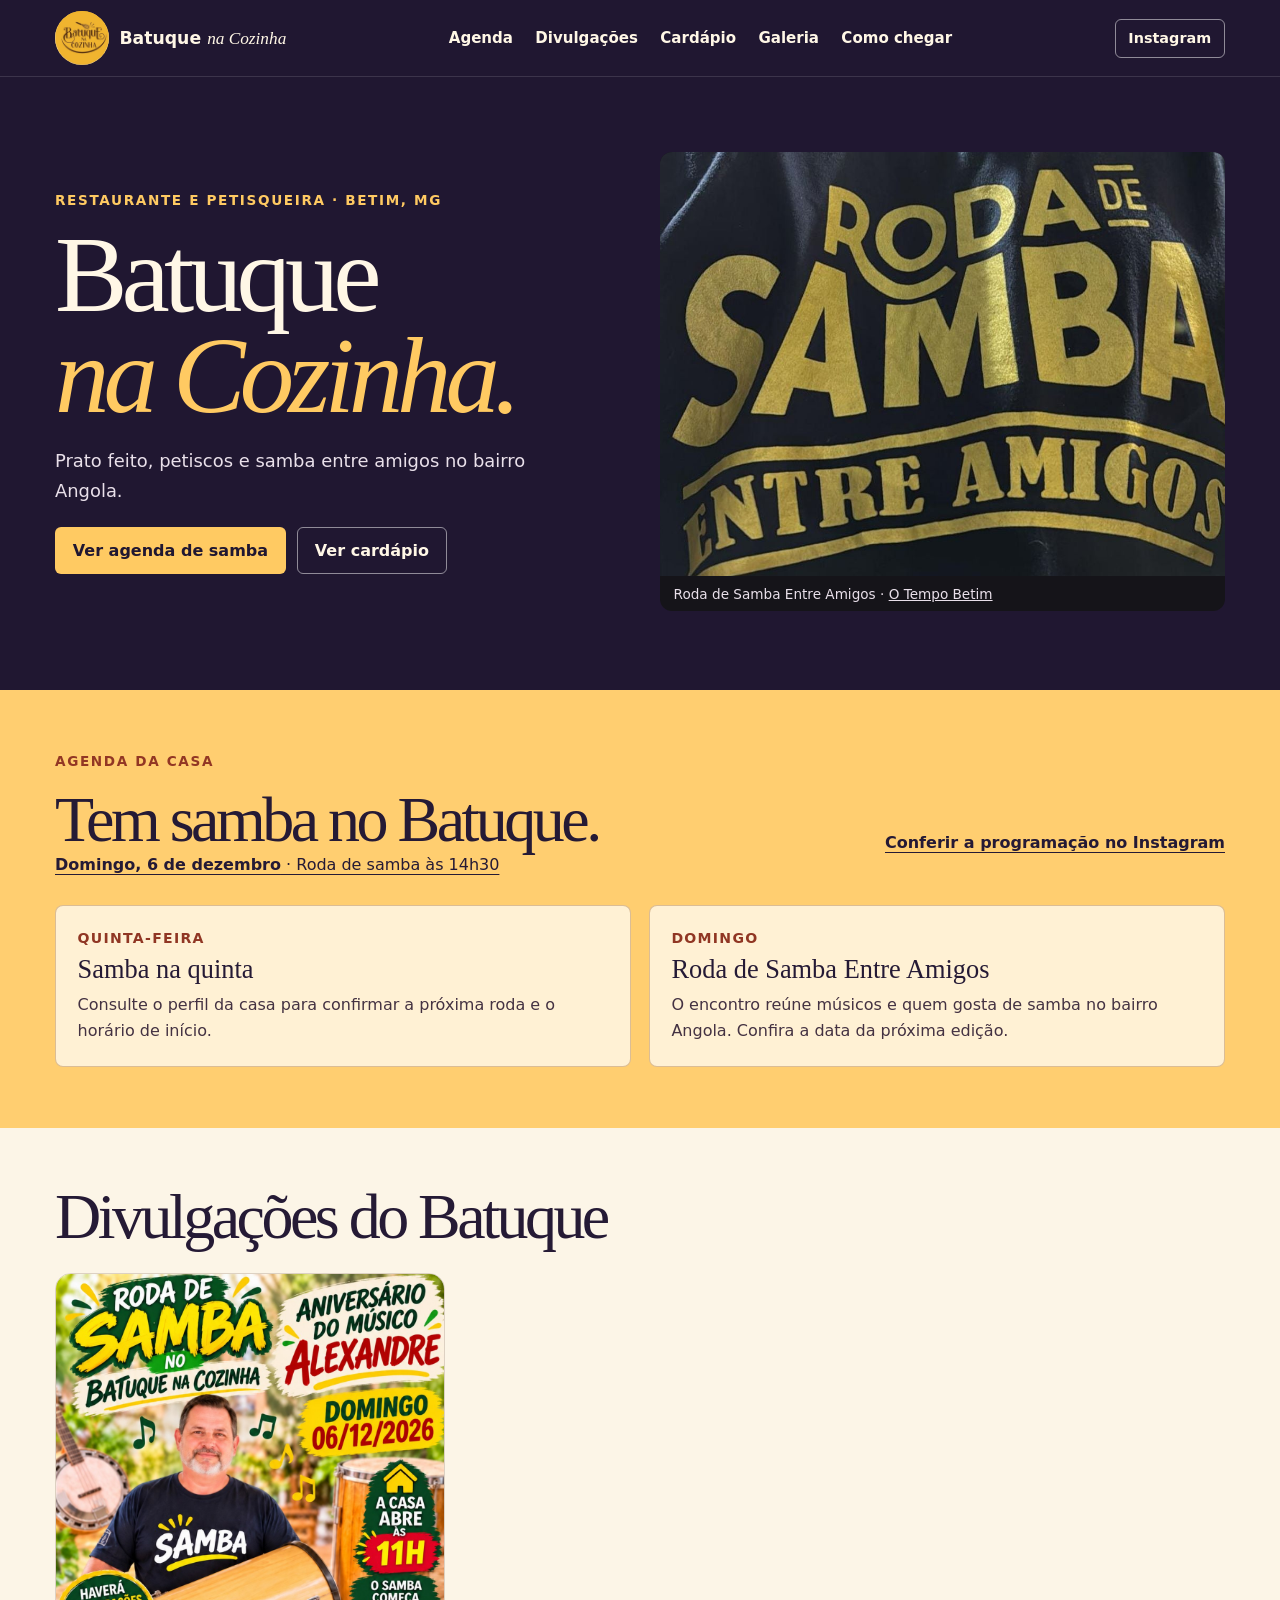
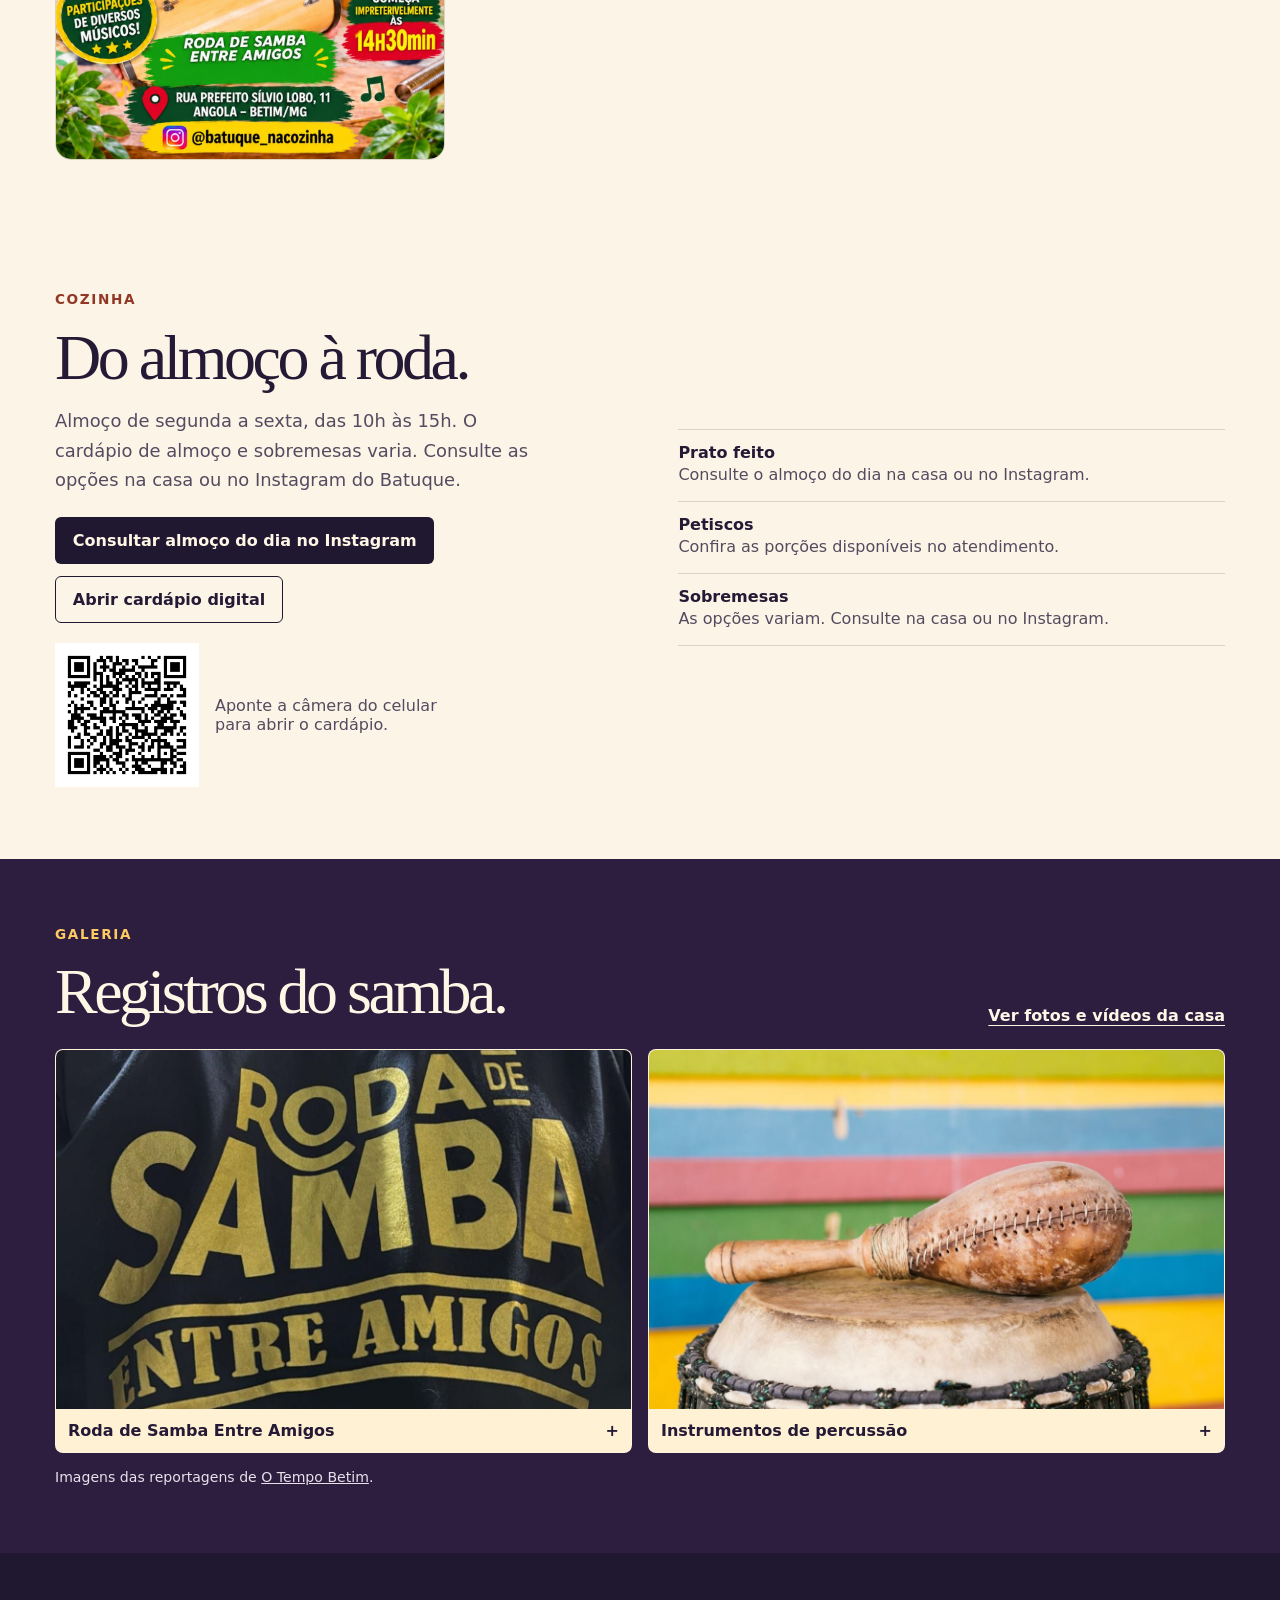
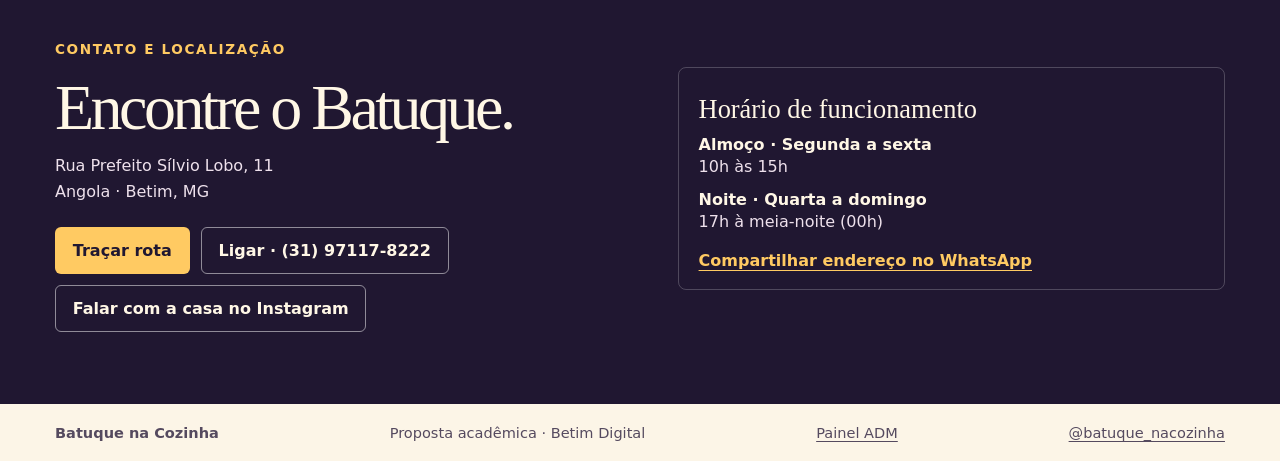
<file: index.html>
<!doctype html>
<html lang="pt-BR"><head><meta charset="utf-8"><meta name="viewport" content="width=device-width,initial-scale=1"><meta name="robots" content="noindex"><meta name="description" content="Batuque na Cozinha, restaurante e petisqueira no bairro Angola, em Betim. Conheça a roda de samba e veja como chegar."><title>Batuque na Cozinha | Samba e petiscos em Betim</title><link rel="stylesheet" href="styles.css"><script src="site.js" defer></script><script src="divulgacoes.js" defer></script></head>
<body>
<a class="skip" href="#conteudo">Ir para o conteúdo</a>
<header><div class="shell nav">
<a href="#inicio" class="brand"><span class="emblem"><img src="assets/logo-batuque.png" width="720" height="1600" alt=""></span><span>Batuque <i>na Cozinha</i></span></a>
<nav aria-label="Menu principal"><a href="#agenda">Agenda</a><a href="#divulgacoes">Divulgações</a><a href="cardapio.html">Cardápio</a><a href="#galeria">Galeria</a><a href="#visita">Como chegar</a></nav>
<a class="btn outlined header-instagram" href="https://www.instagram.com/batuque_nacozinha/">Instagram</a>
</div></header>
<main id="conteudo">
<section class="hero" id="inicio"><div class="shell hero-grid">
<div class="hero-copy"><p class="eyebrow">Restaurante e petisqueira · Betim, MG</p><h1>Batuque <em>na Cozinha.</em></h1><p class="lead">Prato feito, petiscos e samba entre amigos no bairro Angola.</p>
<div class="actions"><a class="btn primary" href="#agenda">Ver agenda de samba</a><a class="btn outlined" href="cardapio.html">Ver cardápio</a></div></div>
<figure class="hero-figure"><img src="assets/roda-0.jpg" width="1200" height="800" alt="Camiseta da Roda de Samba Entre Amigos com letras douradas" fetchpriority="high"><figcaption>Roda de Samba Entre Amigos · <a href="https://www.otempobetim.com.br/cultura/2026/8/27/roda-de-samba-entre-amigos-acontece-neste-domingo-em-betim.amp">O Tempo Betim</a></figcaption></figure>
</div></section>
<section class="agenda" id="agenda"><div class="shell">
<div class="section-head"><div><p class="eyebrow">Agenda da casa</p><h2>Tem samba no Batuque.</h2></div><a class="under" href="https://www.instagram.com/batuque_nacozinha/">Conferir a programação no Instagram</a></div>
<p class="next-event"><a href="#divulgacoes"><strong>Domingo, 6 de dezembro</strong> · Roda de samba às 14h30</a></p><div class="days"><article><span class="day">Quinta-feira</span><h3>Samba na quinta</h3><p>Consulte o perfil da casa para confirmar a próxima roda e o horário de início.</p></article><article><span class="day">Domingo</span><h3>Roda de Samba Entre Amigos</h3><p>O encontro reúne músicos e quem gosta de samba no bairro Angola. Confira a data da próxima edição.</p></article></div>
</div></section>
<section class="shell divulgacoes" id="divulgacoes" aria-labelledby="divulgacoes-titulo">
  <h2 id="divulgacoes-titulo">Divulgações do Batuque</h2>
  <div id="feed" class="feed">
    <article><a href="assets/samba-06-12.jpg"><img src="assets/samba-06-12.jpg" width="1080" height="1350" loading="lazy" alt="Cartaz da roda de samba e aniversário do Alexandre em 6 de dezembro de 2026. A casa abre às 11h e a roda começa às 14h30."></a></article>
  </div>
</section>
<section class="shell kitchen" id="cozinha">
  <div>
    <p class="eyebrow">Cozinha</p><h2>Do almoço à roda.</h2>
    <p class="lead">Almoço de segunda a sexta, das 10h às 15h. O cardápio de almoço e sobremesas varia. Consulte as opções na casa ou no Instagram do Batuque.</p>
    <div class="actions">
      <a class="btn dark" href="https://www.instagram.com/batuque_nacozinha/">Consultar almoço do dia no Instagram</a>
      <a class="btn menu-outline" href="cardapio.html">Abrir cardápio digital</a>
      </div>
      <figure class="cardapio-qr">
        <a href="cardapio.html"><img src="assets/qr-cardapio.png" width="720" height="720" alt="QR Code para abrir o cardápio digital" loading="lazy"></a>
        <figcaption>Aponte a câmera do celular para abrir o cardápio.</figcaption>
      </figure>
  </div>
  <dl class="menu-list"><div><dt>Prato feito</dt><dd>Consulte o almoço do dia na casa ou no Instagram.</dd></div><div><dt>Petiscos</dt><dd>Confira as porções disponíveis no atendimento.</dd></div><div><dt>Sobremesas</dt><dd>As opções variam. Consulte na casa ou no Instagram.</dd></div></dl>
</section>
<section class="gallery" id="galeria"><div class="shell"><div class="section-head"><div><p class="eyebrow">Galeria</p><h2>Registros do samba.</h2></div><a class="under" href="https://www.instagram.com/batuque_nacozinha/">Ver fotos e vídeos da casa</a></div>
<div class="photo-grid">
<button type="button" class="photo" data-caption="Roda de Samba Entre Amigos"><img src="assets/roda-0.jpg" width="1200" height="800" loading="lazy" alt="Estampa dourada da Roda de Samba Entre Amigos"><span>Roda de Samba Entre Amigos <b aria-hidden="true">+</b></span></button>
<button type="button" class="photo" data-caption="Instrumentos de percussão"><img src="assets/roda-1.jpg" width="1200" height="800" loading="lazy" alt="Instrumentos de percussão sobre fundo de madeira colorida"><span>Instrumentos de percussão <b aria-hidden="true">+</b></span></button>
</div><p class="credit">Imagens das reportagens de <a href="https://www.otempobetim.com.br/cultura/2025/10/2/roda-de-samba-entre-amigos-anima-domingo-no-bairro-angola">O Tempo Betim</a>.</p>
</div></section>
<section class="visit" id="visita"><div class="shell visit-grid"><div><p class="eyebrow">Contato e localização</p><h2>Encontre o Batuque.</h2><p>Rua Prefeito Sílvio Lobo, 11<br>Angola · Betim, MG</p><div class="actions"><a class="btn primary" href="https://www.google.com/maps/dir/?api=1&amp;destination=Rua+Prefeito+S%C3%ADlvio+Lobo+11%2C+Angola%2C+Betim+MG">Traçar rota</a><a class="btn outlined" href="tel:+5531971178222">Ligar · (31) 97117-8222</a><a class="btn outlined" href="https://www.instagram.com/batuque_nacozinha/">Falar com a casa no Instagram</a></div></div>
<div class="visit-info" id="horarios"><h3>Horário de funcionamento</h3>
<dl class="opening-hours">
            <div><dt>Almoço · Segunda a sexta</dt><dd><time datetime="10:00">10h</time> às <time datetime="15:00">15h</time></dd></div>
            <div><dt>Noite · Quarta a domingo</dt><dd><time datetime="17:00">17h</time> à <time datetime="00:00">meia-noite (00h)</time></dd></div>
          </dl>
<a class="under" href="https://wa.me/?text=Batuque%20na%20Cozinha%20%E2%80%94%20Rua%20Prefeito%20S%C3%ADlvio%20Lobo%2C%2011%2C%20Angola%2C%20Betim%2FMG">Compartilhar endereço no WhatsApp</a></div></div></section>
</main>
<footer><div class="shell footer"><strong>Batuque na Cozinha</strong><span>Proposta acadêmica · Betim Digital</span><a href="admin.html">Painel ADM</a><a href="https://www.instagram.com/batuque_nacozinha/">@batuque_nacozinha</a></div></footer>
<dialog id="foto" aria-labelledby="legenda"><div class="dialog-head"><strong id="legenda"></strong><form method="dialog"><button class="btn dark">Fechar</button></form></div><img id="foto-ampliada" alt=""></dialog>
</body></html>
</file>
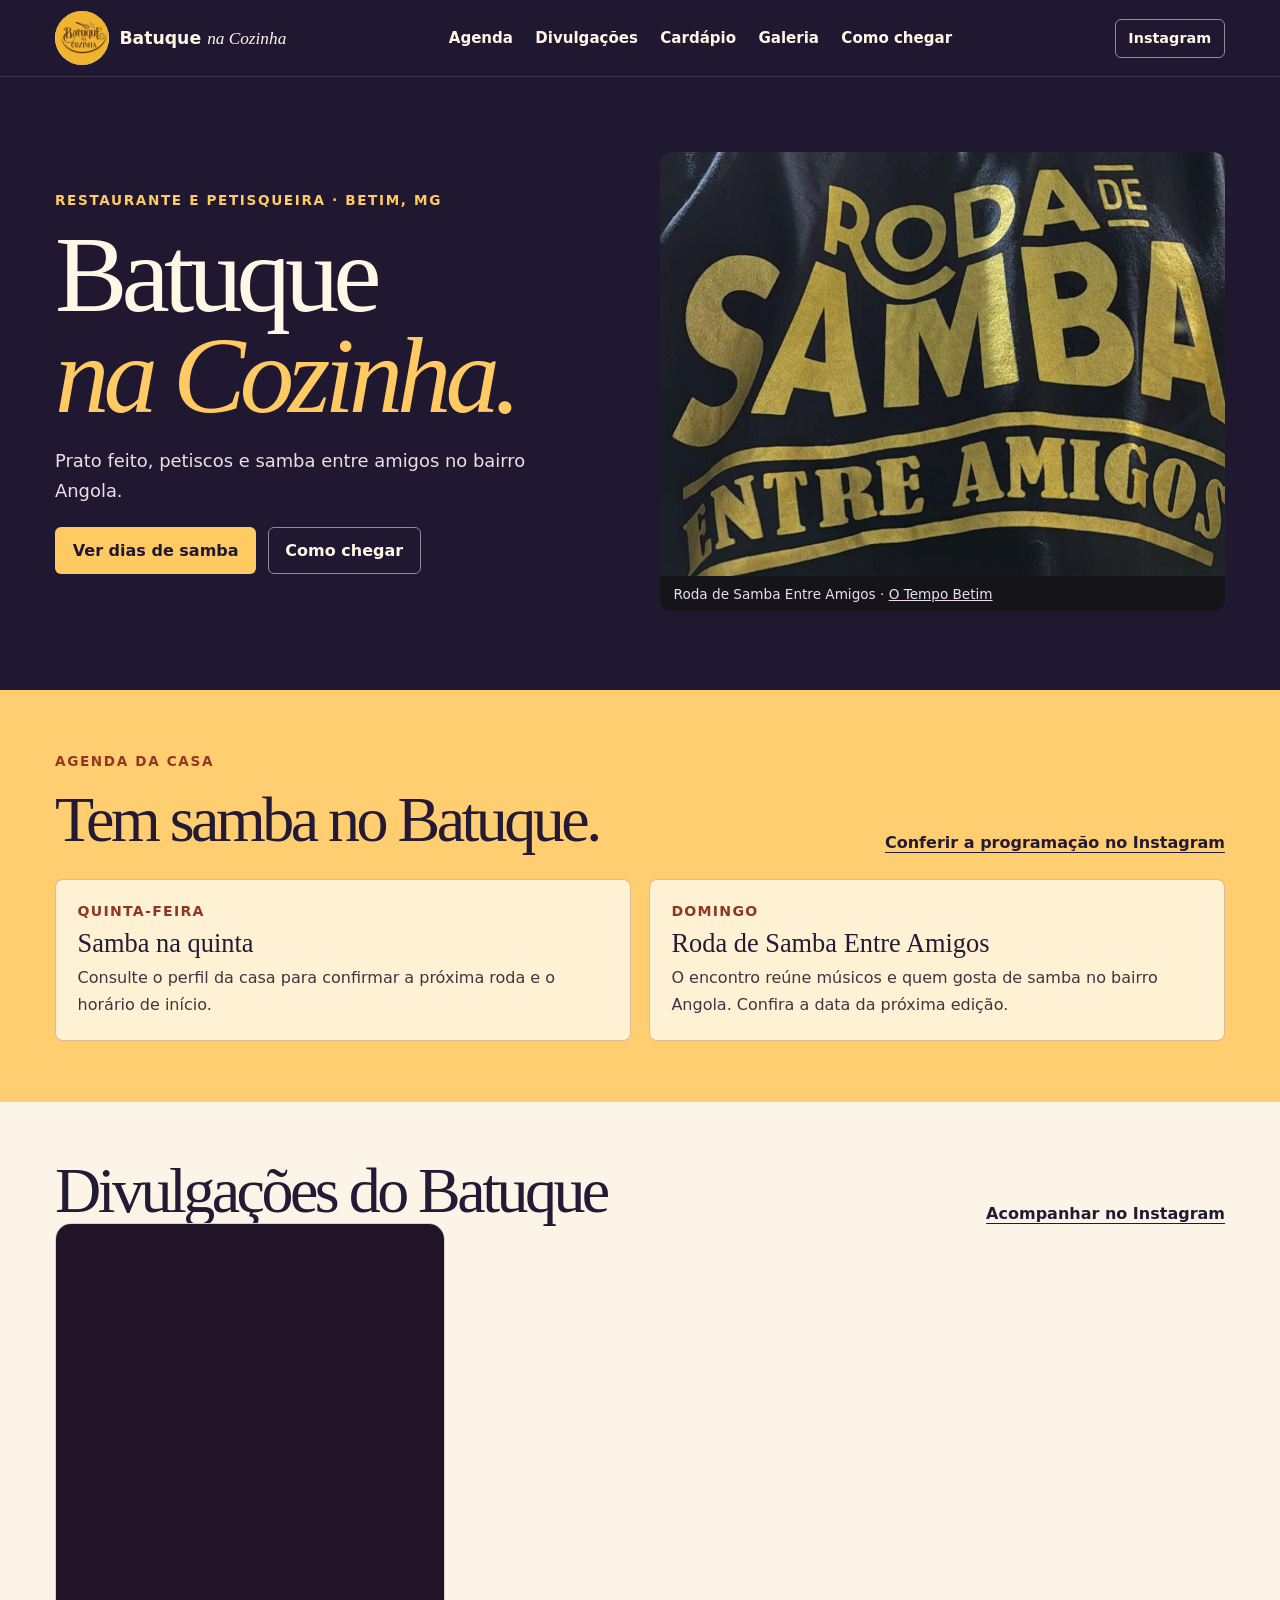
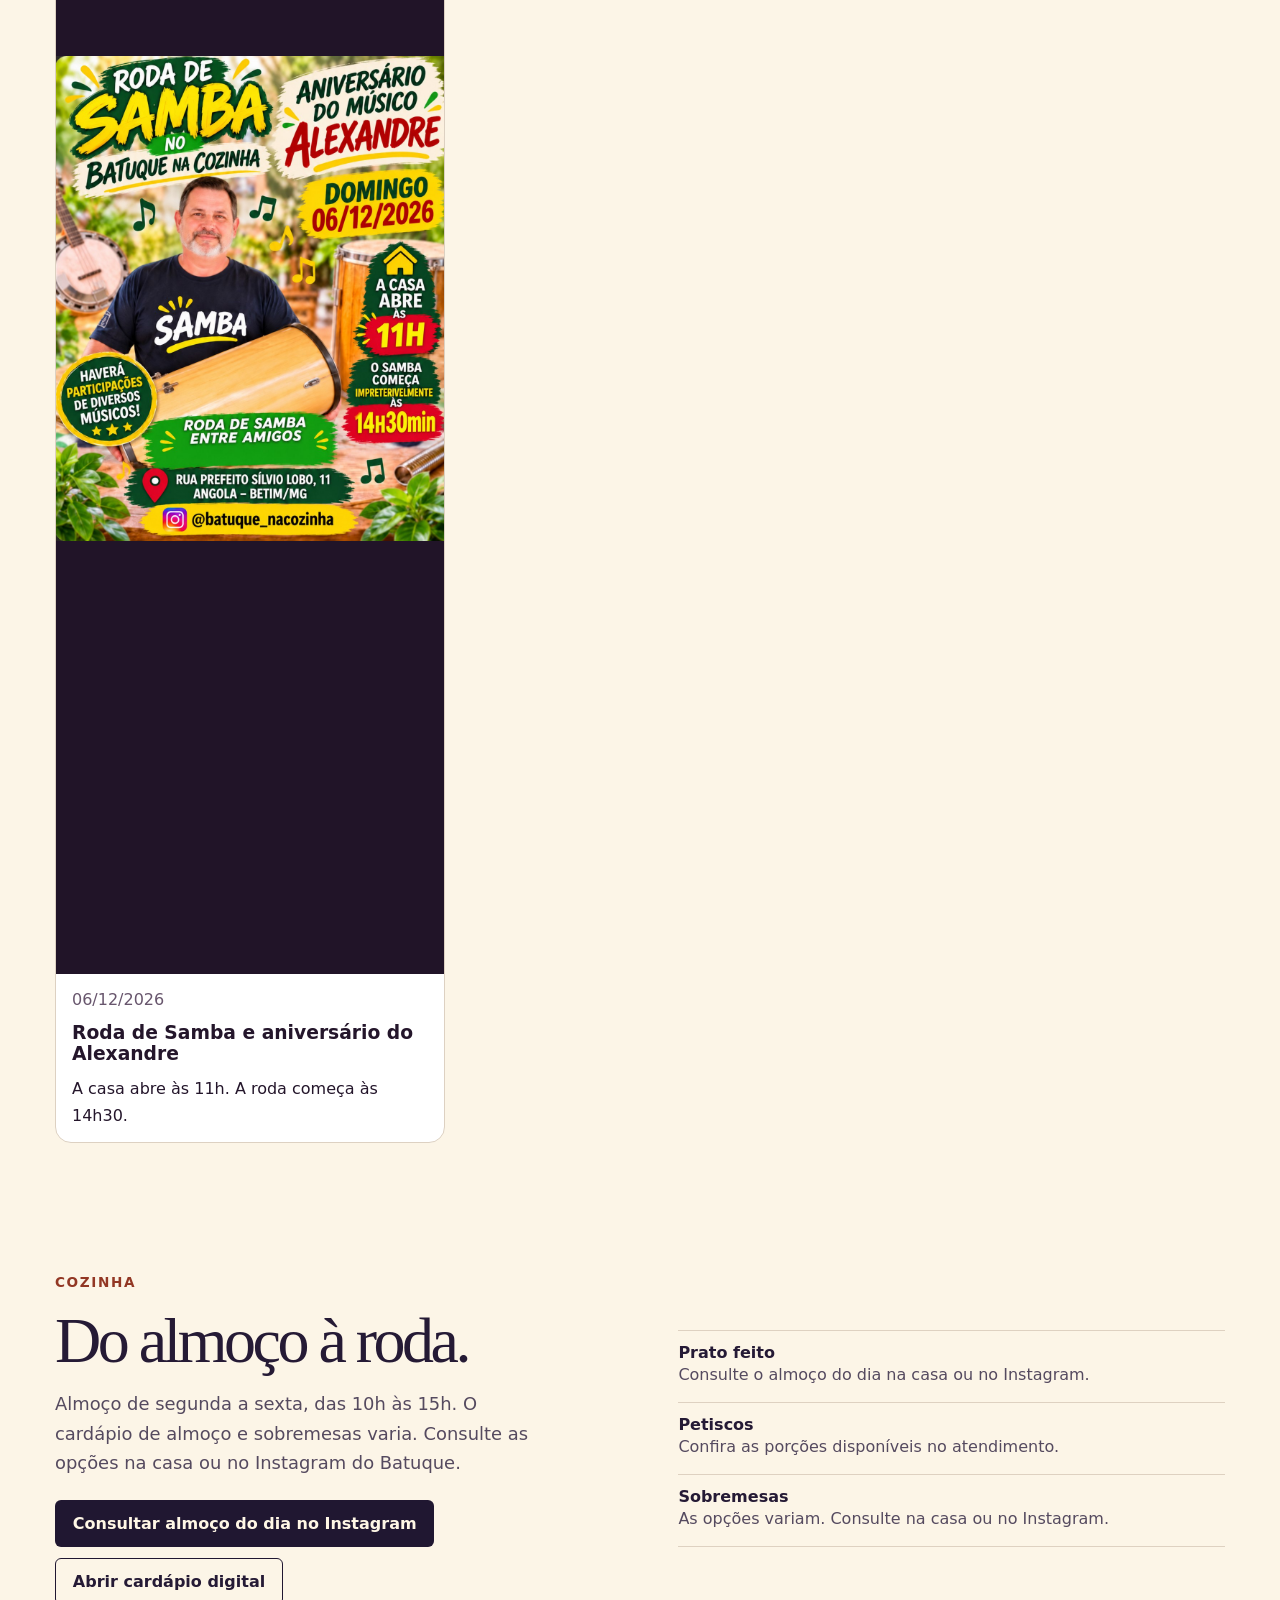
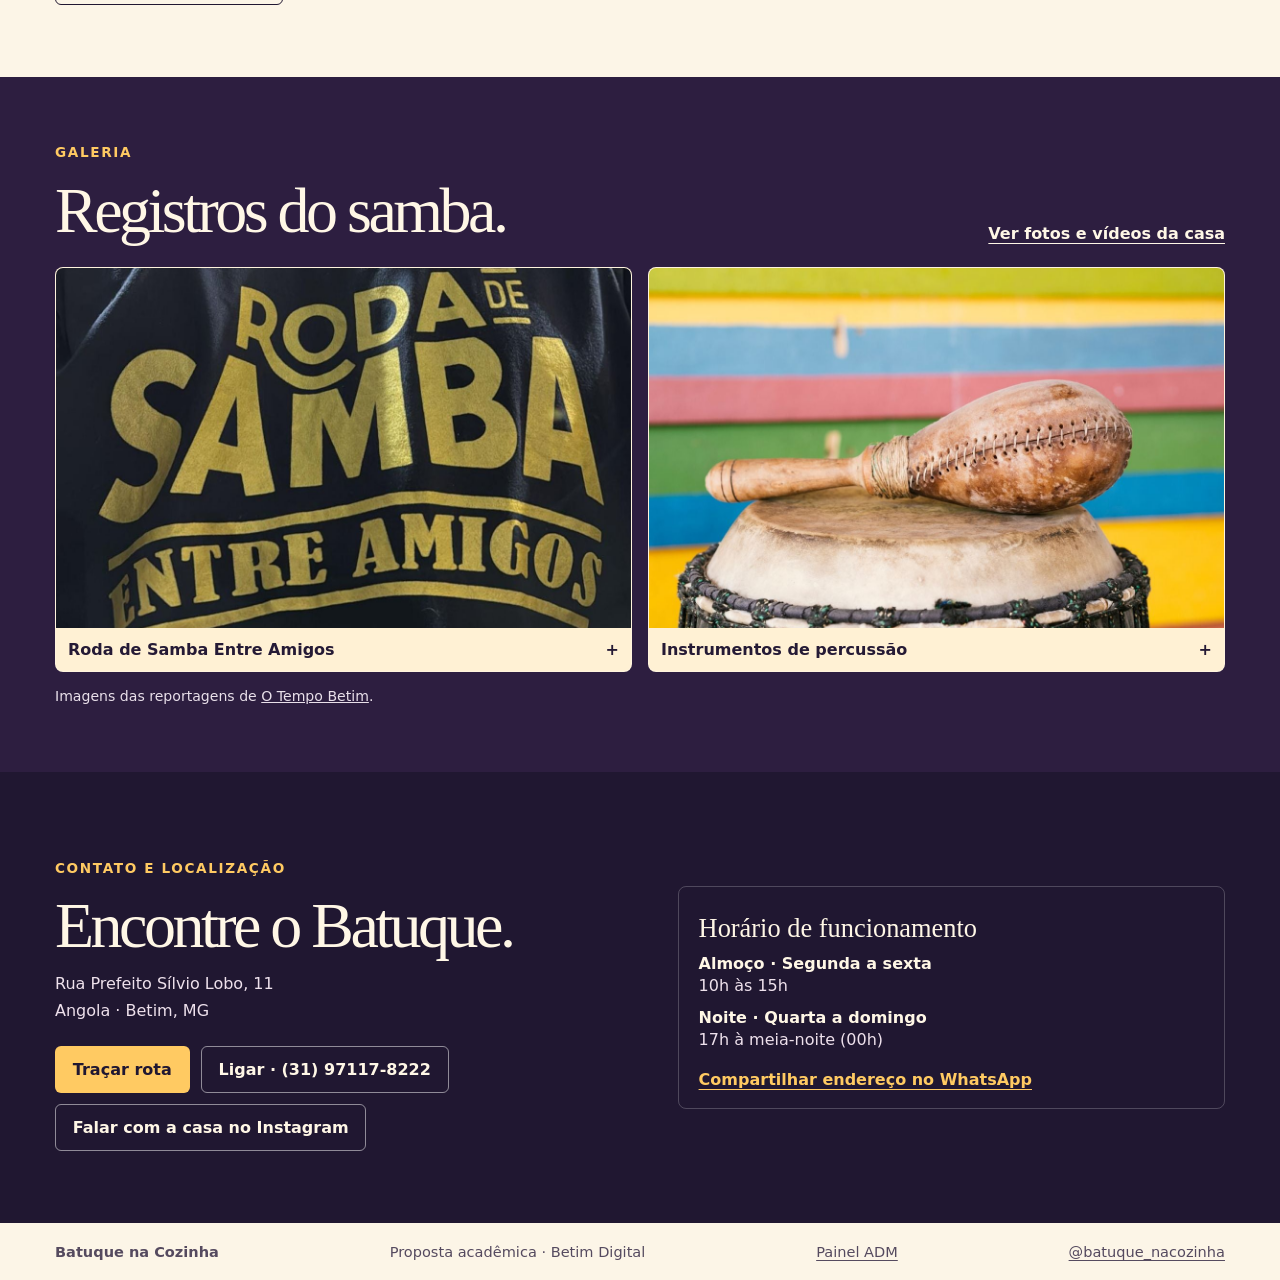
<file: Batuque-GitHub-Pages/index.html>
<!doctype html>
<html lang="pt-BR"><head><meta charset="utf-8"><meta name="viewport" content="width=device-width,initial-scale=1"><meta name="robots" content="noindex"><meta name="description" content="Batuque na Cozinha, restaurante e petisqueira no bairro Angola, em Betim. Conheça a roda de samba e veja como chegar."><title>Batuque na Cozinha | Samba e petiscos em Betim</title><link rel="stylesheet" href="styles.css"><script src="site.js" defer></script><script src="divulgacoes.js" defer></script></head>
<body>
<a class="skip" href="#conteudo">Ir para o conteúdo</a>
<header><div class="shell nav">
<a href="#inicio" class="brand"><span class="emblem"><img src="assets/logo-batuque.png" width="720" height="1600" alt=""></span><span>Batuque <i>na Cozinha</i></span></a>
<nav aria-label="Menu principal"><a href="#agenda">Agenda</a><a href="#divulgacoes">Divulgações</a><a href="cardapio.html">Cardápio</a><a href="#galeria">Galeria</a><a href="#visita">Como chegar</a></nav>
<a class="btn outlined header-instagram" href="https://www.instagram.com/batuque_nacozinha/">Instagram</a>
</div></header>
<main id="conteudo">
<section class="hero" id="inicio"><div class="shell hero-grid">
<div class="hero-copy"><p class="eyebrow">Restaurante e petisqueira · Betim, MG</p><h1>Batuque <em>na Cozinha.</em></h1><p class="lead">Prato feito, petiscos e samba entre amigos no bairro Angola.</p>
<div class="actions"><a class="btn primary" href="#agenda">Ver dias de samba</a><a class="btn outlined" href="#visita">Como chegar</a></div></div>
<figure class="hero-figure"><img src="assets/roda-0.jpg" width="1200" height="800" alt="Camiseta da Roda de Samba Entre Amigos com letras douradas" fetchpriority="high"><figcaption>Roda de Samba Entre Amigos · <a href="https://www.otempobetim.com.br/cultura/2026/8/27/roda-de-samba-entre-amigos-acontece-neste-domingo-em-betim.amp">O Tempo Betim</a></figcaption></figure>
</div></section>
<section class="agenda" id="agenda"><div class="shell">
<div class="section-head"><div><p class="eyebrow">Agenda da casa</p><h2>Tem samba no Batuque.</h2></div><a class="under" href="https://www.instagram.com/batuque_nacozinha/">Conferir a programação no Instagram</a></div>
<div class="days"><article><span class="day">Quinta-feira</span><h3>Samba na quinta</h3><p>Consulte o perfil da casa para confirmar a próxima roda e o horário de início.</p></article><article><span class="day">Domingo</span><h3>Roda de Samba Entre Amigos</h3><p>O encontro reúne músicos e quem gosta de samba no bairro Angola. Confira a data da próxima edição.</p></article></div>
</div></section>
<section class="shell divulgacoes" id="divulgacoes">
  <div class="section-head"><h2>Divulgações do Batuque</h2><a class="under" href="https://www.instagram.com/batuque_nacozinha/">Acompanhar no Instagram</a></div>
  <div id="feed" class="feed">
    <article><a href="assets/samba-06-12.jpg"><img src="assets/samba-06-12.jpg" width="1080" height="1350" loading="lazy" alt="Cartaz da roda de samba de 6 de dezembro"></a>
    <time datetime="2026-12-06">06/12/2026</time><h3>Roda de Samba e aniversário do Alexandre</h3><p>A casa abre às 11h. A roda começa às 14h30.</p></article>
  </div>
</section>
<section class="shell kitchen" id="cozinha">
  <div>
    <p class="eyebrow">Cozinha</p><h2>Do almoço à roda.</h2>
    <p class="lead">Almoço de segunda a sexta, das 10h às 15h. O cardápio de almoço e sobremesas varia. Consulte as opções na casa ou no Instagram do Batuque.</p>
    <div class="actions">
      <a class="btn dark" href="https://www.instagram.com/batuque_nacozinha/">Consultar almoço do dia no Instagram</a>
      <a class="btn menu-outline" href="cardapio.html">Abrir cardápio digital</a>
    </div>
  </div>
  <dl class="menu-list"><div><dt>Prato feito</dt><dd>Consulte o almoço do dia na casa ou no Instagram.</dd></div><div><dt>Petiscos</dt><dd>Confira as porções disponíveis no atendimento.</dd></div><div><dt>Sobremesas</dt><dd>As opções variam. Consulte na casa ou no Instagram.</dd></div></dl>
</section>
<section class="gallery" id="galeria"><div class="shell"><div class="section-head"><div><p class="eyebrow">Galeria</p><h2>Registros do samba.</h2></div><a class="under" href="https://www.instagram.com/batuque_nacozinha/">Ver fotos e vídeos da casa</a></div>
<div class="photo-grid">
<button type="button" class="photo" data-caption="Roda de Samba Entre Amigos"><img src="assets/roda-0.jpg" width="1200" height="800" loading="lazy" alt="Estampa dourada da Roda de Samba Entre Amigos"><span>Roda de Samba Entre Amigos <b aria-hidden="true">+</b></span></button>
<button type="button" class="photo" data-caption="Instrumentos de percussão"><img src="assets/roda-1.jpg" width="1200" height="800" loading="lazy" alt="Instrumentos de percussão sobre fundo de madeira colorida"><span>Instrumentos de percussão <b aria-hidden="true">+</b></span></button>
</div><p class="credit">Imagens das reportagens de <a href="https://www.otempobetim.com.br/cultura/2025/10/2/roda-de-samba-entre-amigos-anima-domingo-no-bairro-angola">O Tempo Betim</a>.</p>
</div></section>
<section class="visit" id="visita"><div class="shell visit-grid"><div><p class="eyebrow">Contato e localização</p><h2>Encontre o Batuque.</h2><p>Rua Prefeito Sílvio Lobo, 11<br>Angola · Betim, MG</p><div class="actions"><a class="btn primary" href="https://www.google.com/maps/dir/?api=1&amp;destination=Rua+Prefeito+S%C3%ADlvio+Lobo+11%2C+Angola%2C+Betim+MG">Traçar rota</a><a class="btn outlined" href="tel:+5531971178222">Ligar · (31) 97117-8222</a><a class="btn outlined" href="https://www.instagram.com/batuque_nacozinha/">Falar com a casa no Instagram</a></div></div>
<div class="visit-info" id="horarios"><h3>Horário de funcionamento</h3>
<dl class="opening-hours">
            <div><dt>Almoço · Segunda a sexta</dt><dd><time datetime="10:00">10h</time> às <time datetime="15:00">15h</time></dd></div>
            <div><dt>Noite · Quarta a domingo</dt><dd><time datetime="17:00">17h</time> à <time datetime="00:00">meia-noite (00h)</time></dd></div>
          </dl>
<a class="under" href="https://wa.me/?text=Batuque%20na%20Cozinha%20%E2%80%94%20Rua%20Prefeito%20S%C3%ADlvio%20Lobo%2C%2011%2C%20Angola%2C%20Betim%2FMG">Compartilhar endereço no WhatsApp</a></div></div></section>
</main>
<footer><div class="shell footer"><strong>Batuque na Cozinha</strong><span>Proposta acadêmica · Betim Digital</span><a href="admin.html">Painel ADM</a><a href="https://www.instagram.com/batuque_nacozinha/">@batuque_nacozinha</a></div></footer>
<dialog id="foto" aria-labelledby="legenda"><div class="dialog-head"><strong id="legenda"></strong><form method="dialog"><button class="btn dark">Fechar</button></form></div><img id="foto-ampliada" alt=""></dialog>
</body></html>
</file>
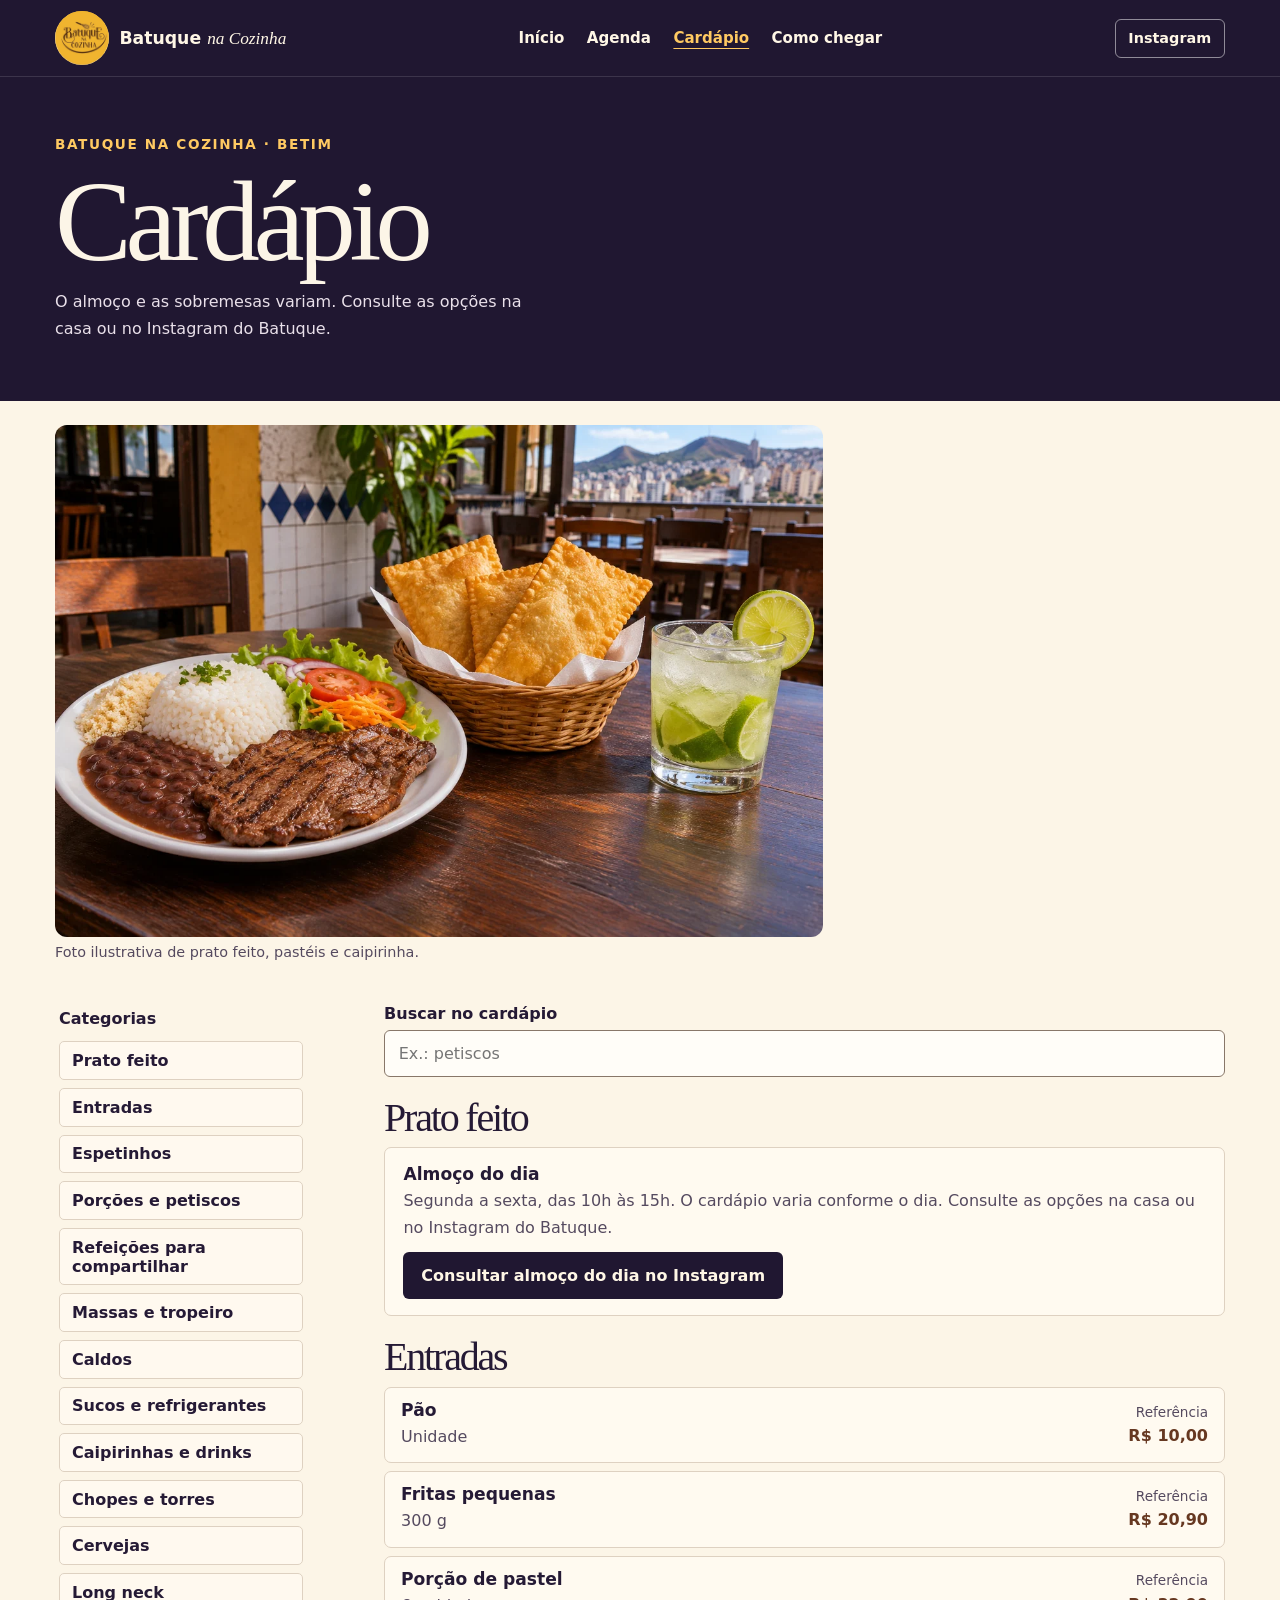
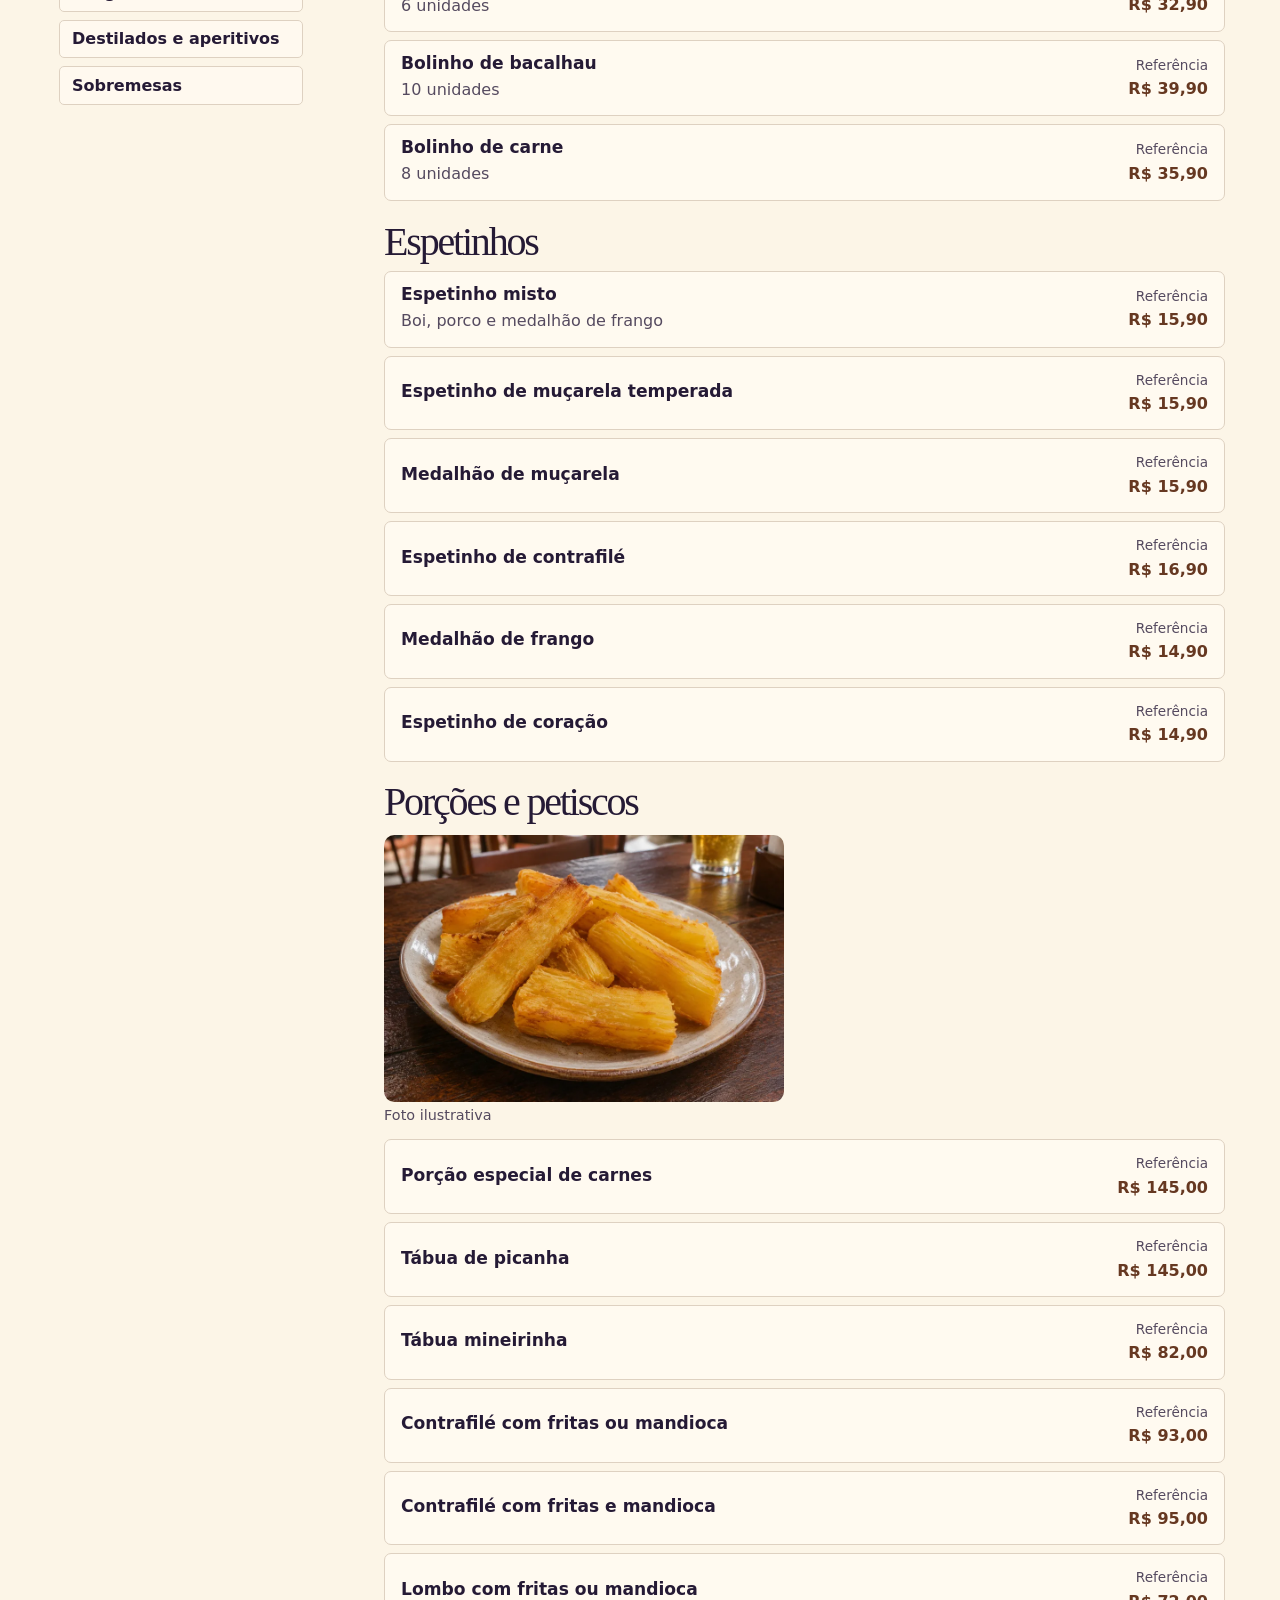
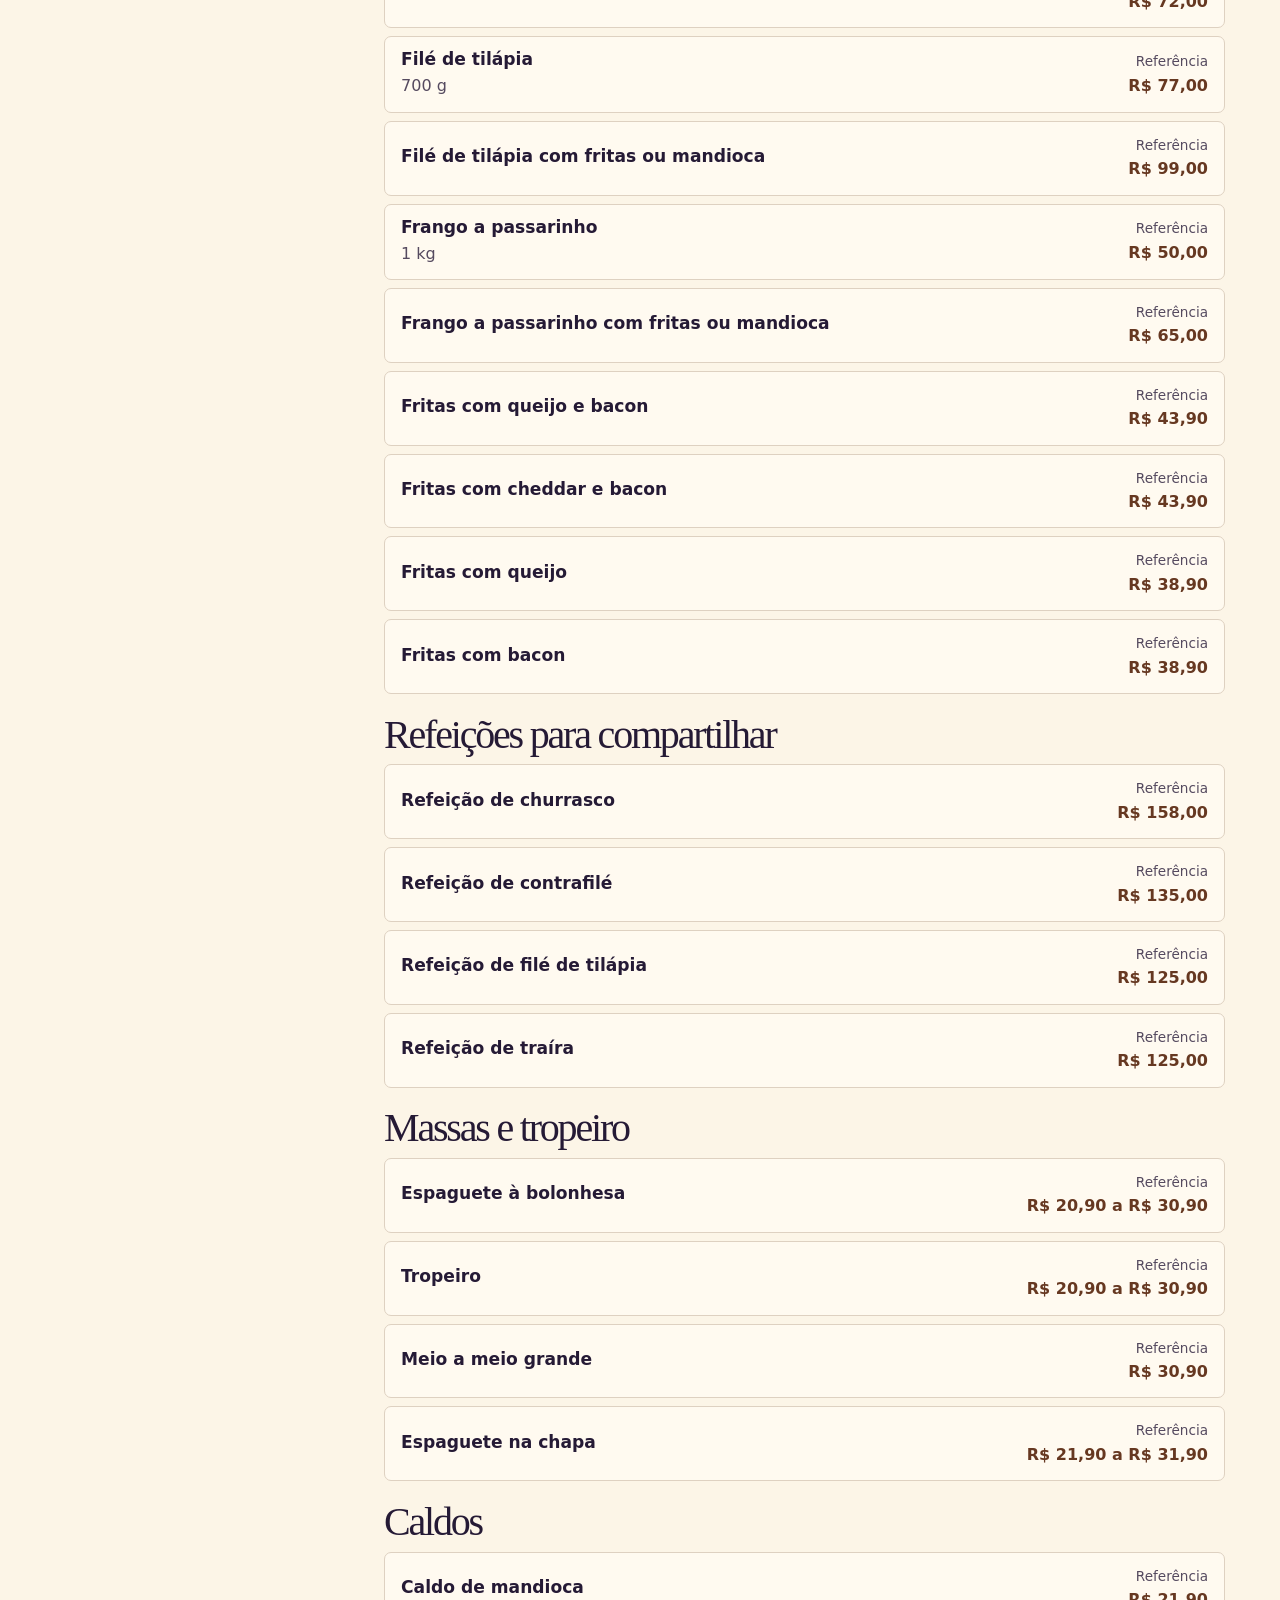
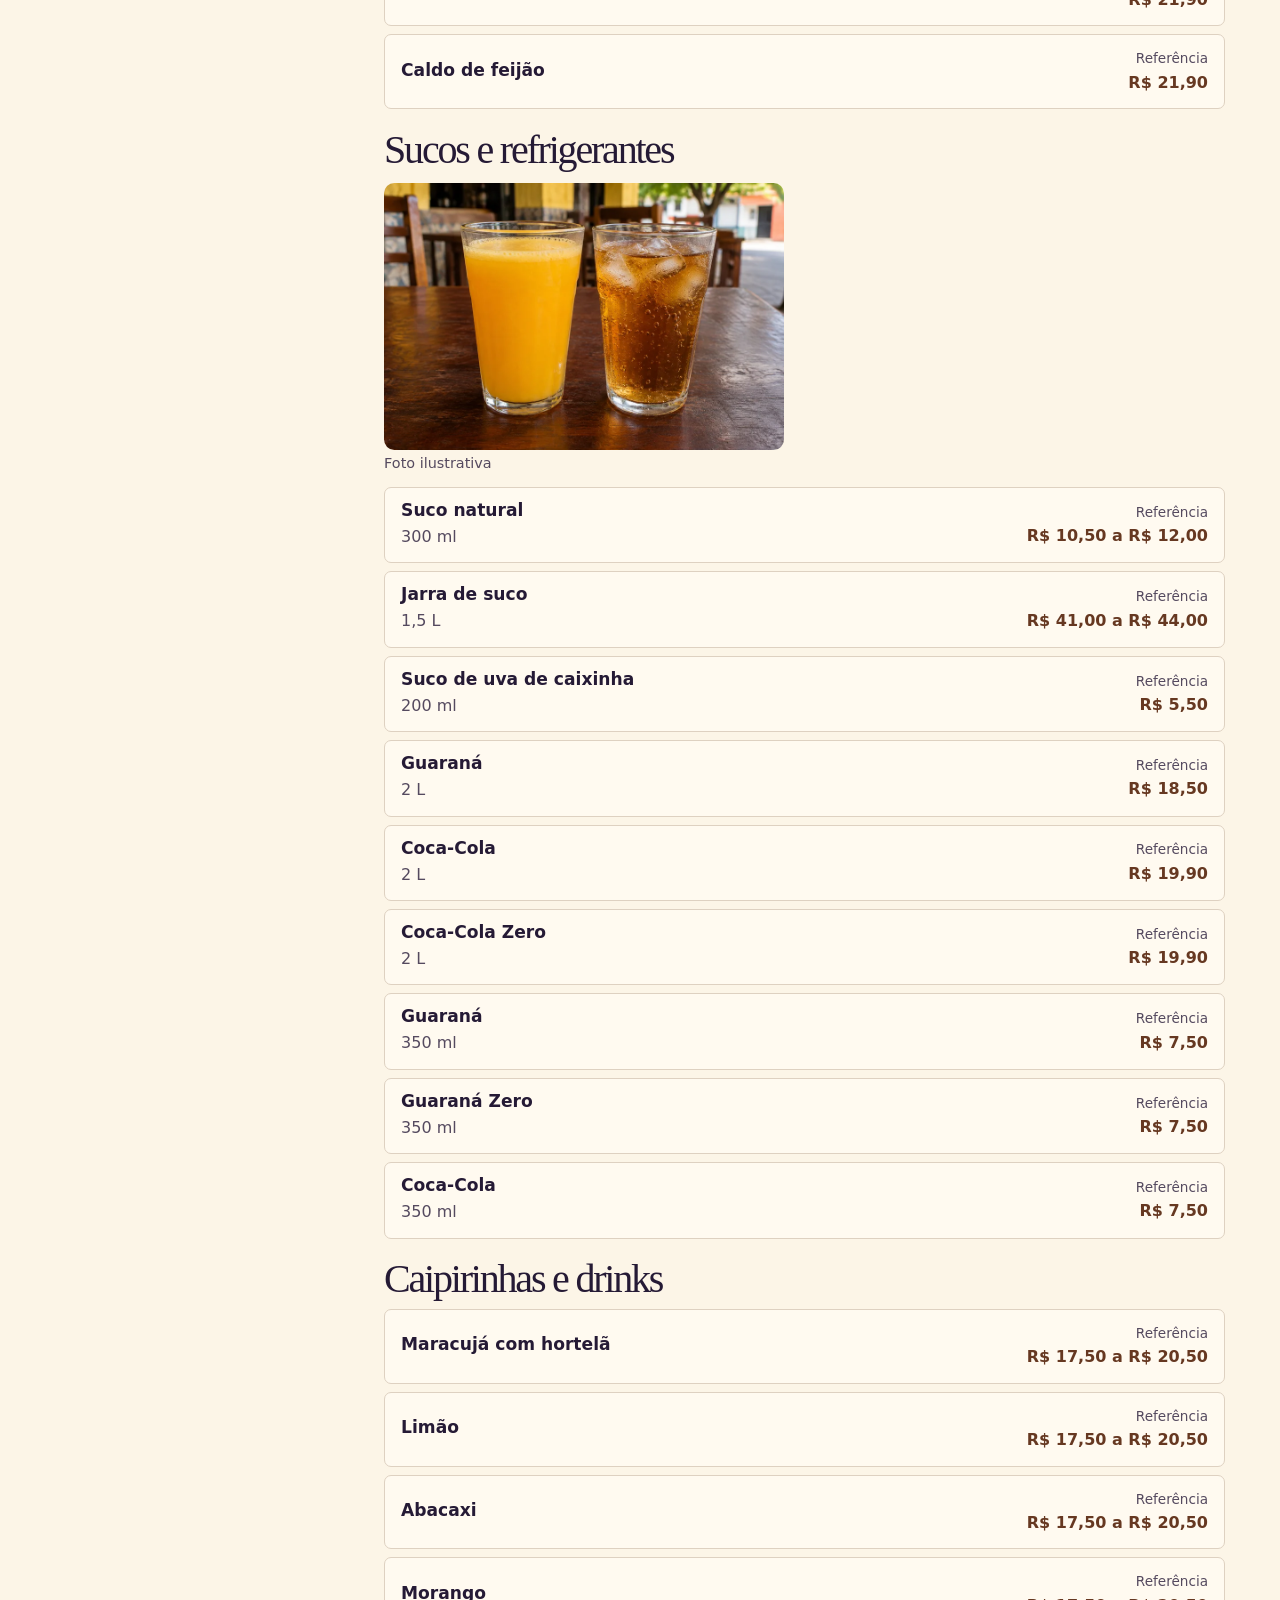
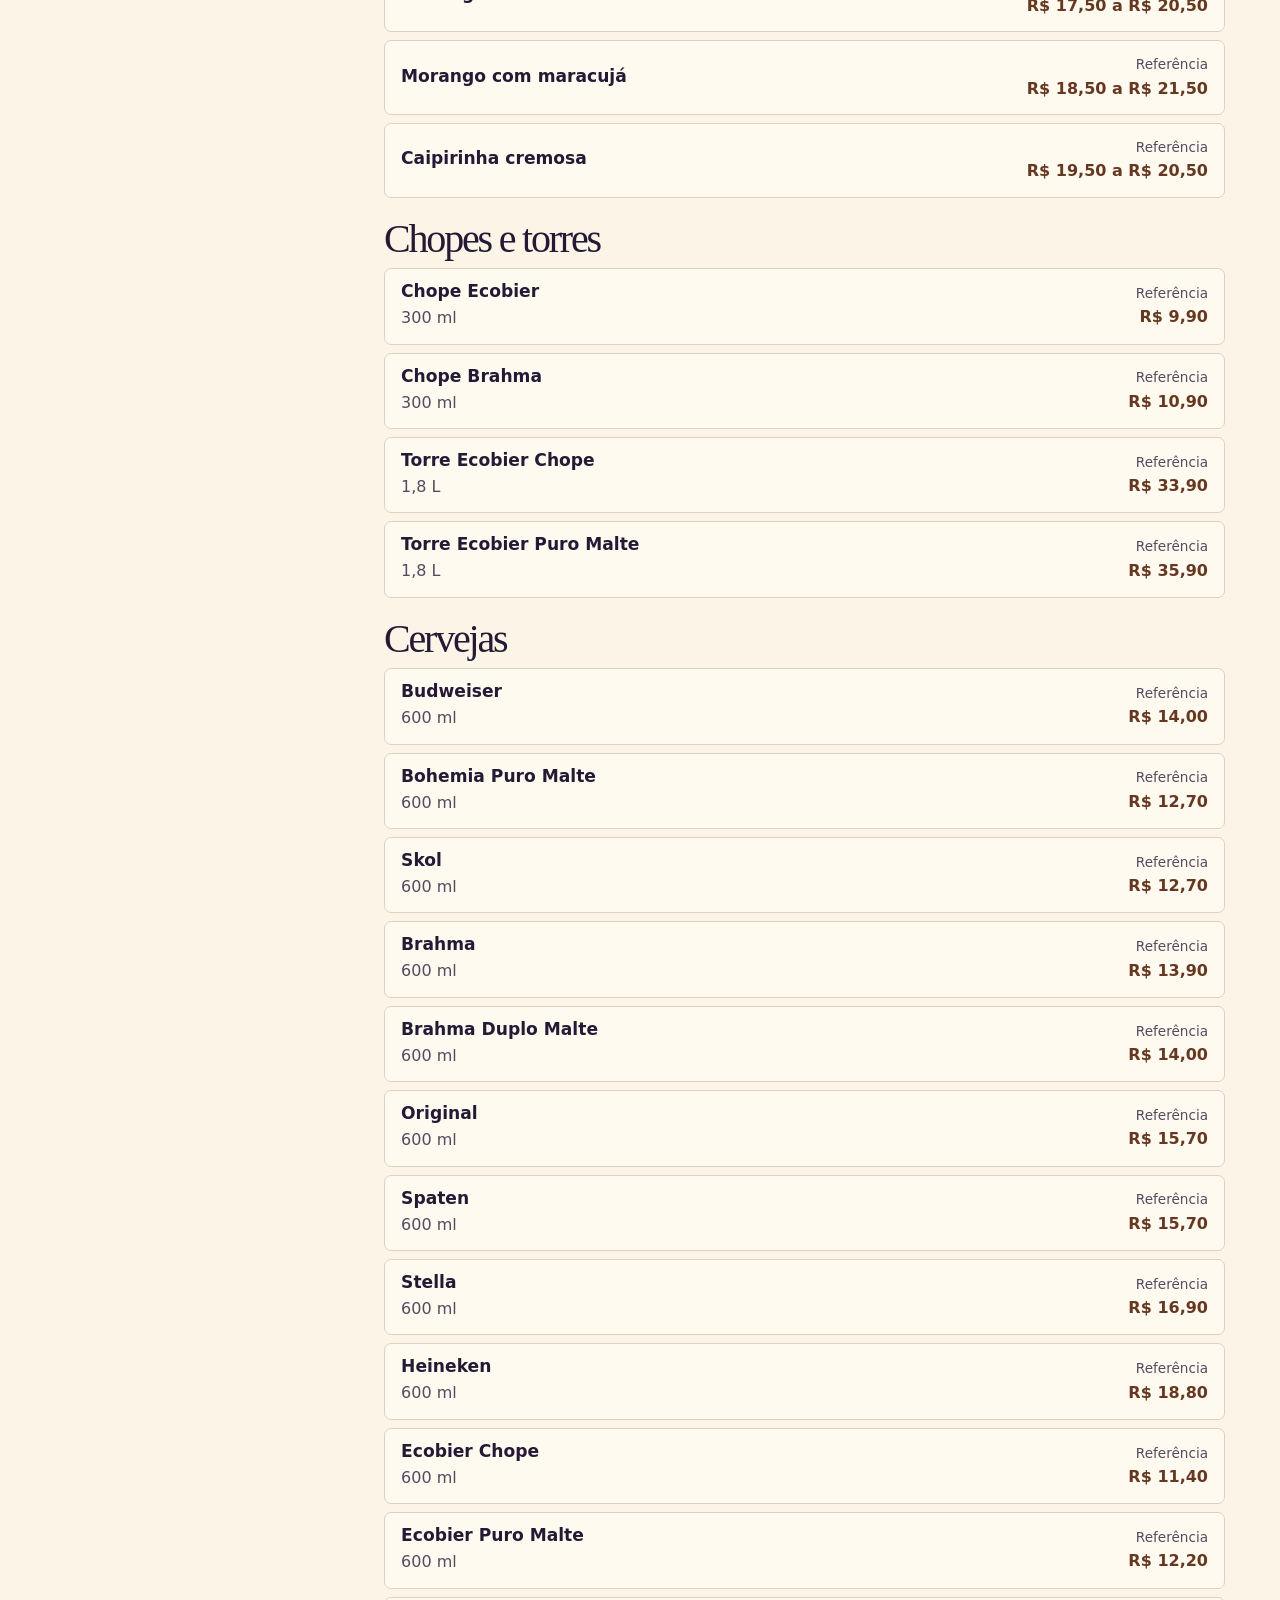
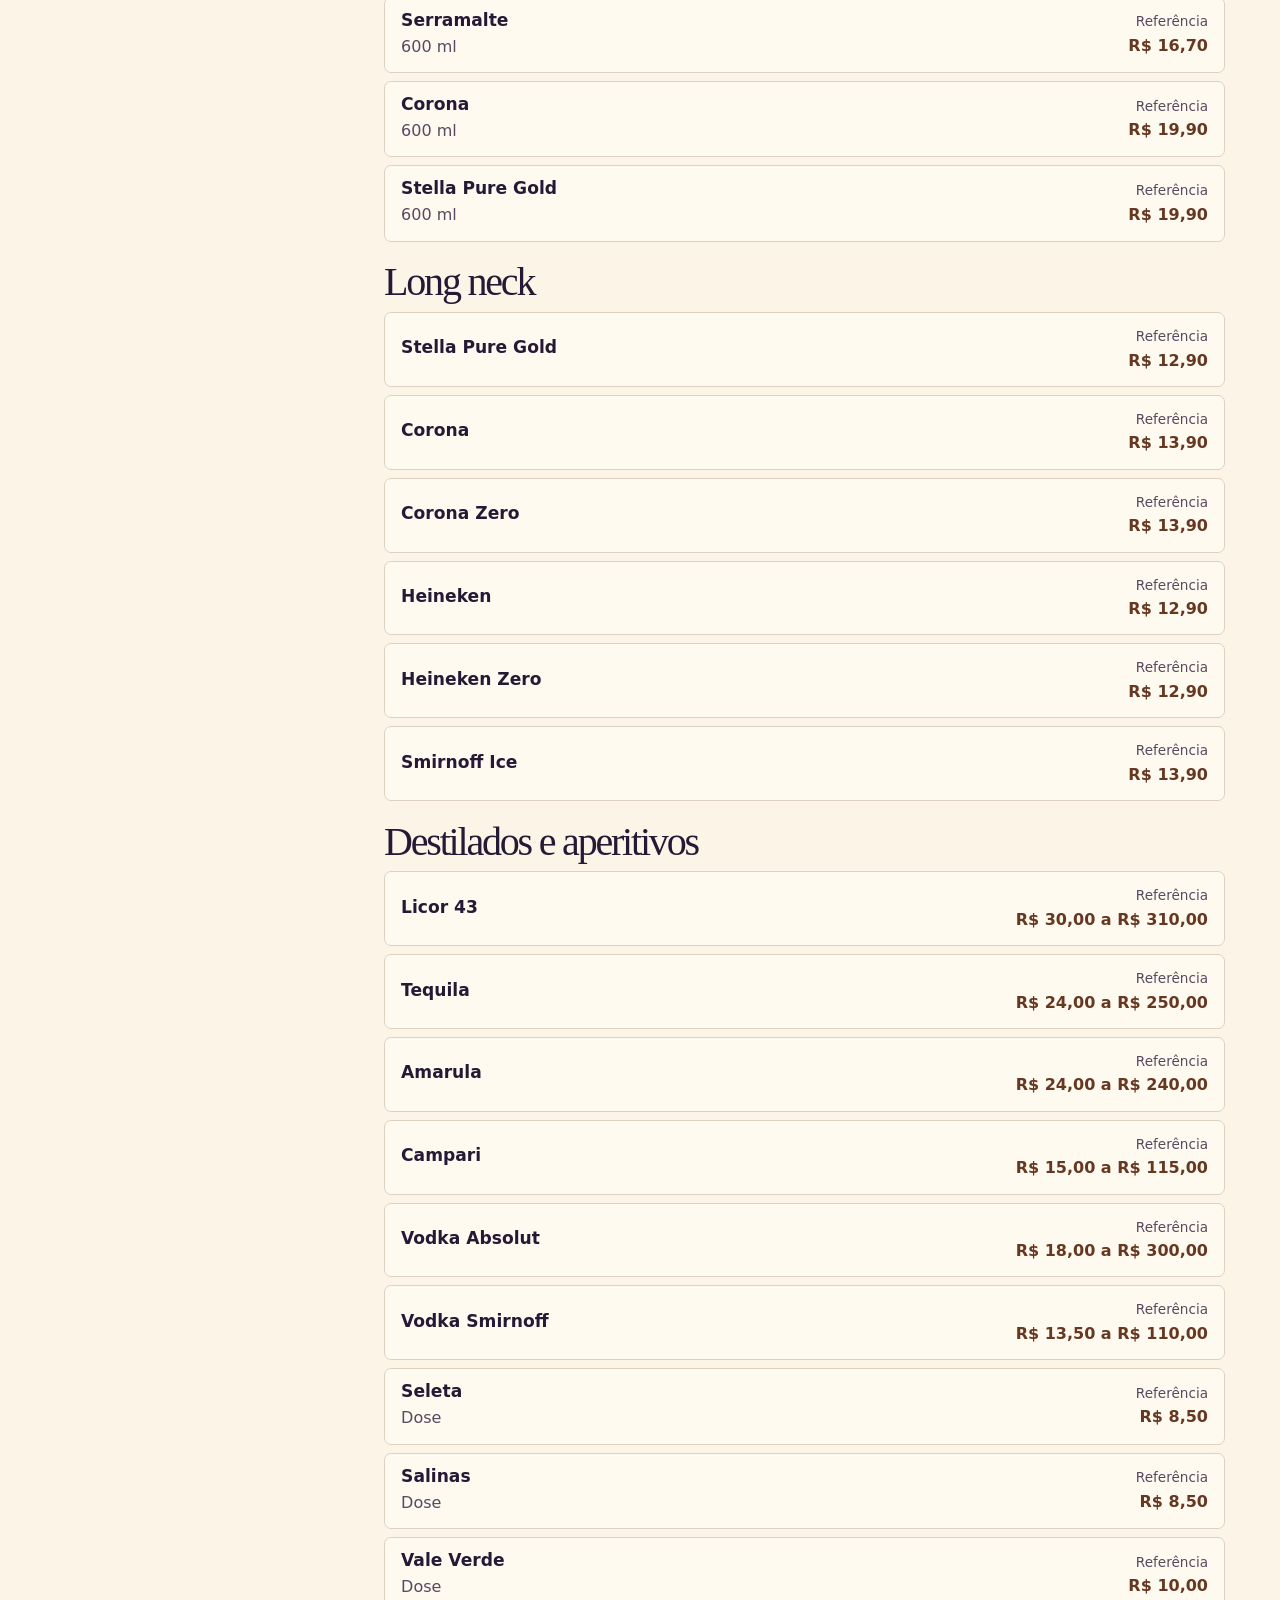
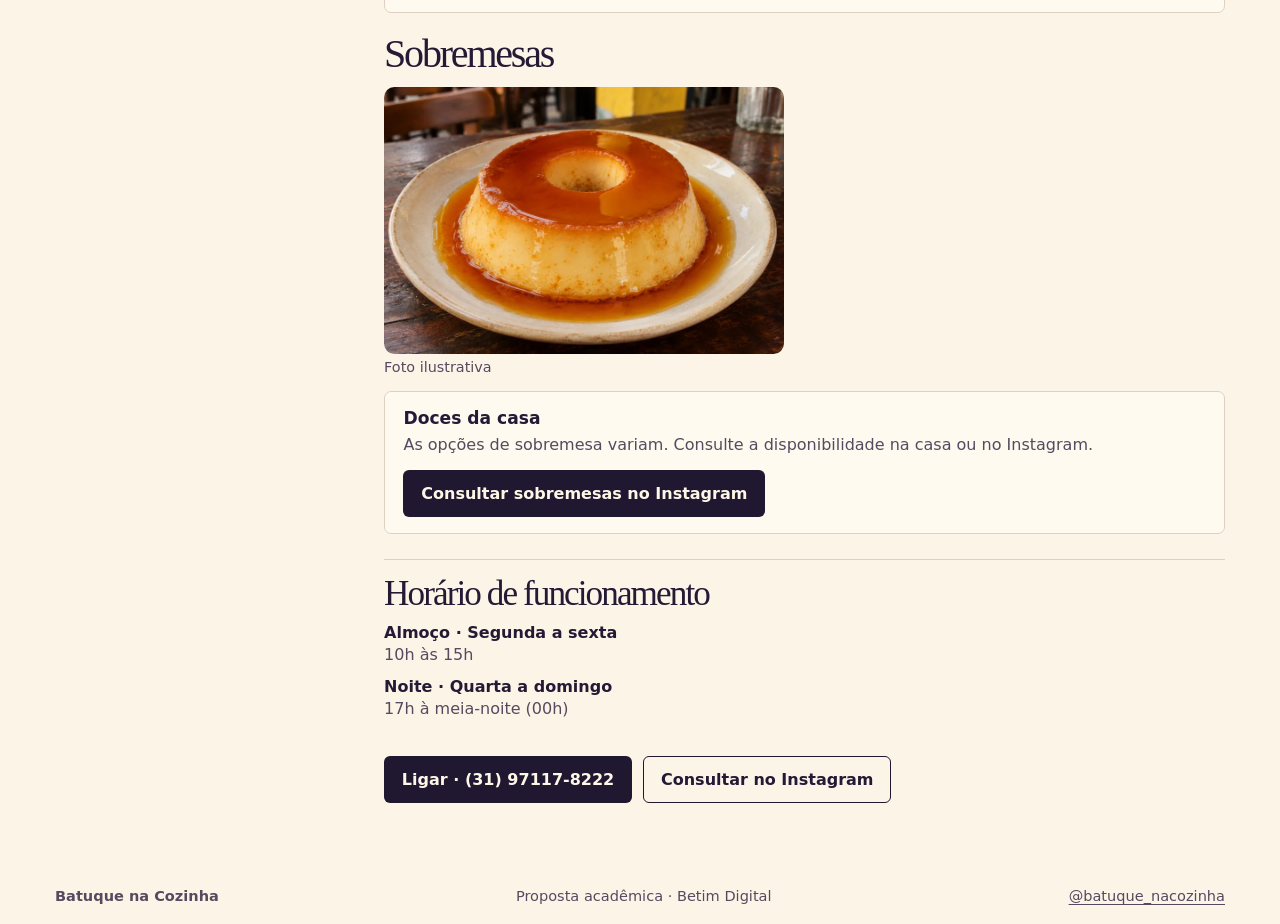
<file: cardapio.html>
<!doctype html>
<html lang="pt-BR">
<head>
  <meta charset="utf-8">
  <meta name="viewport" content="width=device-width,initial-scale=1">
  <meta name="robots" content="noindex">
  <meta name="description" content="Cardápio digital do Batuque na Cozinha, com prato feito, petiscos e doces.">
  <title>Cardápio | Batuque na Cozinha</title>
  <link rel="stylesheet" href="styles.css">
  <link rel="stylesheet" href="cardapio.css">
  <script src="cardapio.js" defer></script>
</head>
<body>
  <a class="skip" href="#categorias">Ir para as categorias</a>
  <header><div class="shell nav">
    <a href="index.html" class="brand"><span class="emblem"><img src="assets/logo-batuque.png" width="720" height="1600" alt=""></span><span>Batuque <i>na Cozinha</i></span></a>
    <nav aria-label="Menu principal"><a href="index.html">Início</a><a href="index.html#agenda">Agenda</a><a href="cardapio.html" aria-current="page">Cardápio</a><a href="index.html#visita">Como chegar</a></nav>
    <a class="btn outlined header-instagram" href="https://www.instagram.com/batuque_nacozinha/">Instagram</a>
  </div></header>

  <main>
    <section class="menu-hero" aria-labelledby="menu-title"><div class="shell">
      <p class="eyebrow">Batuque na Cozinha · Betim</p>
      <h1 id="menu-title">Cardápio</h1>
      <p>O almoço e as sobremesas variam. Consulte as opções na casa ou no Instagram do Batuque.</p>
    </div></section>

    <figure class="shell menu-photo">
      <img src="assets/cardapio-ilustrativo.webp" width="1200" height="800" alt="Prato feito, pastéis e caipirinha de limão sobre uma mesa">
      <figcaption>Foto ilustrativa de prato feito, pastéis e caipirinha.</figcaption>
    </figure>

    <div class="shell menu-layout" id="categorias">
      <aside class="menu-sidebar">
        <h2>Categorias</h2>
        <div class="category-links" aria-label="Categorias do cardápio">
          <a href="#prato-feito">Prato feito</a>
          <a href="#entradas">Entradas</a>
          <a href="#espetinhos">Espetinhos</a>
          <a href="#petiscos">Porções e petiscos</a>
          <a href="#refeicoes">Refeições para compartilhar</a>
          <a href="#massas">Massas e tropeiro</a>
          <a href="#caldos">Caldos</a>
          <a href="#bebidas">Sucos e refrigerantes</a>
          <a href="#drinks">Caipirinhas e drinks</a>
          <a href="#chopes">Chopes e torres</a>
          <a href="#cervejas">Cervejas</a>
          <a href="#long-neck">Long neck</a>
          <a href="#destilados">Destilados e aperitivos</a>
          <a href="#doces">Sobremesas</a>
        </div>
      </aside>

      <div class="menu-content">
        <div class="menu-search" hidden>
          <label for="busca">Buscar no cardápio</label>
          <div class="search-field"><input id="busca" type="search" placeholder="Ex.: petiscos" autocomplete="off"><button type="button" id="limpar" hidden>Limpar</button></div>
        </div>
        <p id="resultados" role="status" class="result-status"></p>
        <section class="menu-section" id="prato-feito">
          <h2>Prato feito</h2>
          <article class="menu-entry">
            <h3>Almoço do dia</h3>
            <p>Segunda a sexta, das 10h às 15h. O cardápio varia conforme o dia. Consulte as opções na casa ou no Instagram do Batuque.</p>
            <a class="btn dark lunch-link" href="https://www.instagram.com/batuque_nacozinha/">Consultar almoço do dia no Instagram</a>
          </article>
        </section>
        <section class="menu-section" id="entradas">
          <h2>Entradas</h2>
          <div class="menu-items">
            <article class="menu-entry priced"><div><h3>Pão</h3><p>Unidade</p></div><p class="menu-price"><span>Referência</span><strong>R$ 10,00</strong></p></article>
            <article class="menu-entry priced"><div><h3>Fritas pequenas</h3><p>300 g</p></div><p class="menu-price"><span>Referência</span><strong>R$ 20,90</strong></p></article>
            <article class="menu-entry priced"><div><h3>Porção de pastel</h3><p>6 unidades</p></div><p class="menu-price"><span>Referência</span><strong>R$ 32,90</strong></p></article>
            <article class="menu-entry priced"><div><h3>Bolinho de bacalhau</h3><p>10 unidades</p></div><p class="menu-price"><span>Referência</span><strong>R$ 39,90</strong></p></article>
            <article class="menu-entry priced"><div><h3>Bolinho de carne</h3><p>8 unidades</p></div><p class="menu-price"><span>Referência</span><strong>R$ 35,90</strong></p></article>
          </div>
        </section>
        <section class="menu-section" id="espetinhos">
          <h2>Espetinhos</h2>
          <div class="menu-items">
            <article class="menu-entry priced"><div><h3>Espetinho misto</h3><p>Boi, porco e medalhão de frango</p></div><p class="menu-price"><span>Referência</span><strong>R$ 15,90</strong></p></article>
            <article class="menu-entry priced"><div><h3>Espetinho de muçarela temperada</h3></div><p class="menu-price"><span>Referência</span><strong>R$ 15,90</strong></p></article>
            <article class="menu-entry priced"><div><h3>Medalhão de muçarela</h3></div><p class="menu-price"><span>Referência</span><strong>R$ 15,90</strong></p></article>
            <article class="menu-entry priced"><div><h3>Espetinho de contrafilé</h3></div><p class="menu-price"><span>Referência</span><strong>R$ 16,90</strong></p></article>
            <article class="menu-entry priced"><div><h3>Medalhão de frango</h3></div><p class="menu-price"><span>Referência</span><strong>R$ 14,90</strong></p></article>
            <article class="menu-entry priced"><div><h3>Espetinho de coração</h3></div><p class="menu-price"><span>Referência</span><strong>R$ 14,90</strong></p></article>
          </div>
        </section>
        <section class="menu-section" id="petiscos">
          <h2>Porções e petiscos</h2>
          <figure class="menu-category-photo">
            <img src="assets/cardapio-petiscos.webp" width="900" height="600" loading="lazy" alt="Mandioca frita em um prato de cerâmica">
            <figcaption>Foto ilustrativa</figcaption>
          </figure>
          <div class="menu-items">
            <article class="menu-entry priced"><div><h3>Porção especial de carnes</h3></div><p class="menu-price"><span>Referência</span><strong>R$ 145,00</strong></p></article>
            <article class="menu-entry priced"><div><h3>Tábua de picanha</h3></div><p class="menu-price"><span>Referência</span><strong>R$ 145,00</strong></p></article>
            <article class="menu-entry priced"><div><h3>Tábua mineirinha</h3></div><p class="menu-price"><span>Referência</span><strong>R$ 82,00</strong></p></article>
            <article class="menu-entry priced"><div><h3>Contrafilé com fritas ou mandioca</h3></div><p class="menu-price"><span>Referência</span><strong>R$ 93,00</strong></p></article>
            <article class="menu-entry priced"><div><h3>Contrafilé com fritas e mandioca</h3></div><p class="menu-price"><span>Referência</span><strong>R$ 95,00</strong></p></article>
            <article class="menu-entry priced"><div><h3>Lombo com fritas ou mandioca</h3></div><p class="menu-price"><span>Referência</span><strong>R$ 72,00</strong></p></article>
            <article class="menu-entry priced"><div><h3>Filé de tilápia</h3><p>700 g</p></div><p class="menu-price"><span>Referência</span><strong>R$ 77,00</strong></p></article>
            <article class="menu-entry priced"><div><h3>Filé de tilápia com fritas ou mandioca</h3></div><p class="menu-price"><span>Referência</span><strong>R$ 99,00</strong></p></article>
            <article class="menu-entry priced"><div><h3>Frango a passarinho</h3><p>1 kg</p></div><p class="menu-price"><span>Referência</span><strong>R$ 50,00</strong></p></article>
            <article class="menu-entry priced"><div><h3>Frango a passarinho com fritas ou mandioca</h3></div><p class="menu-price"><span>Referência</span><strong>R$ 65,00</strong></p></article>
            <article class="menu-entry priced"><div><h3>Fritas com queijo e bacon</h3></div><p class="menu-price"><span>Referência</span><strong>R$ 43,90</strong></p></article>
            <article class="menu-entry priced"><div><h3>Fritas com cheddar e bacon</h3></div><p class="menu-price"><span>Referência</span><strong>R$ 43,90</strong></p></article>
            <article class="menu-entry priced"><div><h3>Fritas com queijo</h3></div><p class="menu-price"><span>Referência</span><strong>R$ 38,90</strong></p></article>
            <article class="menu-entry priced"><div><h3>Fritas com bacon</h3></div><p class="menu-price"><span>Referência</span><strong>R$ 38,90</strong></p></article>
          </div>
        </section>
        <section class="menu-section" id="refeicoes">
          <h2>Refeições para compartilhar</h2>
          <div class="menu-items">
            <article class="menu-entry priced"><div><h3>Refeição de churrasco</h3></div><p class="menu-price"><span>Referência</span><strong>R$ 158,00</strong></p></article>
            <article class="menu-entry priced"><div><h3>Refeição de contrafilé</h3></div><p class="menu-price"><span>Referência</span><strong>R$ 135,00</strong></p></article>
            <article class="menu-entry priced"><div><h3>Refeição de filé de tilápia</h3></div><p class="menu-price"><span>Referência</span><strong>R$ 125,00</strong></p></article>
            <article class="menu-entry priced"><div><h3>Refeição de traíra</h3></div><p class="menu-price"><span>Referência</span><strong>R$ 125,00</strong></p></article>
          </div>
        </section>
        <section class="menu-section" id="massas">
          <h2>Massas e tropeiro</h2>
          <div class="menu-items">
            <article class="menu-entry priced"><div><h3>Espaguete à bolonhesa</h3></div><p class="menu-price"><span>Referência</span><strong>R$ 20,90 a R$ 30,90</strong></p></article>
            <article class="menu-entry priced"><div><h3>Tropeiro</h3></div><p class="menu-price"><span>Referência</span><strong>R$ 20,90 a R$ 30,90</strong></p></article>
            <article class="menu-entry priced"><div><h3>Meio a meio grande</h3></div><p class="menu-price"><span>Referência</span><strong>R$ 30,90</strong></p></article>
            <article class="menu-entry priced"><div><h3>Espaguete na chapa</h3></div><p class="menu-price"><span>Referência</span><strong>R$ 21,90 a R$ 31,90</strong></p></article>
          </div>
        </section>
        <section class="menu-section" id="caldos">
          <h2>Caldos</h2>
          <div class="menu-items">
            <article class="menu-entry priced"><div><h3>Caldo de mandioca</h3></div><p class="menu-price"><span>Referência</span><strong>R$ 21,90</strong></p></article>
            <article class="menu-entry priced"><div><h3>Caldo de feijão</h3></div><p class="menu-price"><span>Referência</span><strong>R$ 21,90</strong></p></article>
          </div>
        </section>
        <section class="menu-section" id="bebidas">
          <h2>Sucos e refrigerantes</h2>
          <figure class="menu-category-photo">
            <img src="assets/cardapio-bebidas.webp" width="900" height="600" loading="lazy" alt="Copos de suco de laranja e guaraná com gelo">
            <figcaption>Foto ilustrativa</figcaption>
          </figure>
          <div class="menu-items">
            <article class="menu-entry priced"><div><h3>Suco natural</h3><p>300 ml</p></div><p class="menu-price"><span>Referência</span><strong>R$ 10,50 a R$ 12,00</strong></p></article>
            <article class="menu-entry priced"><div><h3>Jarra de suco</h3><p>1,5 L</p></div><p class="menu-price"><span>Referência</span><strong>R$ 41,00 a R$ 44,00</strong></p></article>
            <article class="menu-entry priced"><div><h3>Suco de uva de caixinha</h3><p>200 ml</p></div><p class="menu-price"><span>Referência</span><strong>R$ 5,50</strong></p></article>
            <article class="menu-entry priced"><div><h3>Guaraná</h3><p>2 L</p></div><p class="menu-price"><span>Referência</span><strong>R$ 18,50</strong></p></article>
            <article class="menu-entry priced"><div><h3>Coca-Cola</h3><p>2 L</p></div><p class="menu-price"><span>Referência</span><strong>R$ 19,90</strong></p></article>
            <article class="menu-entry priced"><div><h3>Coca-Cola Zero</h3><p>2 L</p></div><p class="menu-price"><span>Referência</span><strong>R$ 19,90</strong></p></article>
            <article class="menu-entry priced"><div><h3>Guaraná</h3><p>350 ml</p></div><p class="menu-price"><span>Referência</span><strong>R$ 7,50</strong></p></article>
            <article class="menu-entry priced"><div><h3>Guaraná Zero</h3><p>350 ml</p></div><p class="menu-price"><span>Referência</span><strong>R$ 7,50</strong></p></article>
            <article class="menu-entry priced"><div><h3>Coca-Cola</h3><p>350 ml</p></div><p class="menu-price"><span>Referência</span><strong>R$ 7,50</strong></p></article>
          </div>
        </section>
        <section class="menu-section" id="drinks">
          <h2>Caipirinhas e drinks</h2>
          <div class="menu-items">
            <article class="menu-entry priced"><div><h3>Maracujá com hortelã</h3></div><p class="menu-price"><span>Referência</span><strong>R$ 17,50 a R$ 20,50</strong></p></article>
            <article class="menu-entry priced"><div><h3>Limão</h3></div><p class="menu-price"><span>Referência</span><strong>R$ 17,50 a R$ 20,50</strong></p></article>
            <article class="menu-entry priced"><div><h3>Abacaxi</h3></div><p class="menu-price"><span>Referência</span><strong>R$ 17,50 a R$ 20,50</strong></p></article>
            <article class="menu-entry priced"><div><h3>Morango</h3></div><p class="menu-price"><span>Referência</span><strong>R$ 17,50 a R$ 20,50</strong></p></article>
            <article class="menu-entry priced"><div><h3>Morango com maracujá</h3></div><p class="menu-price"><span>Referência</span><strong>R$ 18,50 a R$ 21,50</strong></p></article>
            <article class="menu-entry priced"><div><h3>Caipirinha cremosa</h3></div><p class="menu-price"><span>Referência</span><strong>R$ 19,50 a R$ 20,50</strong></p></article>
          </div>
        </section>
        <section class="menu-section" id="chopes">
          <h2>Chopes e torres</h2>
          <div class="menu-items">
            <article class="menu-entry priced"><div><h3>Chope Ecobier</h3><p>300 ml</p></div><p class="menu-price"><span>Referência</span><strong>R$ 9,90</strong></p></article>
            <article class="menu-entry priced"><div><h3>Chope Brahma</h3><p>300 ml</p></div><p class="menu-price"><span>Referência</span><strong>R$ 10,90</strong></p></article>
            <article class="menu-entry priced"><div><h3>Torre Ecobier Chope</h3><p>1,8 L</p></div><p class="menu-price"><span>Referência</span><strong>R$ 33,90</strong></p></article>
            <article class="menu-entry priced"><div><h3>Torre Ecobier Puro Malte</h3><p>1,8 L</p></div><p class="menu-price"><span>Referência</span><strong>R$ 35,90</strong></p></article>
          </div>
        </section>
        <section class="menu-section" id="cervejas">
          <h2>Cervejas</h2>
          <div class="menu-items">
            <article class="menu-entry priced"><div><h3>Budweiser</h3><p>600 ml</p></div><p class="menu-price"><span>Referência</span><strong>R$ 14,00</strong></p></article>
            <article class="menu-entry priced"><div><h3>Bohemia Puro Malte</h3><p>600 ml</p></div><p class="menu-price"><span>Referência</span><strong>R$ 12,70</strong></p></article>
            <article class="menu-entry priced"><div><h3>Skol</h3><p>600 ml</p></div><p class="menu-price"><span>Referência</span><strong>R$ 12,70</strong></p></article>
            <article class="menu-entry priced"><div><h3>Brahma</h3><p>600 ml</p></div><p class="menu-price"><span>Referência</span><strong>R$ 13,90</strong></p></article>
            <article class="menu-entry priced"><div><h3>Brahma Duplo Malte</h3><p>600 ml</p></div><p class="menu-price"><span>Referência</span><strong>R$ 14,00</strong></p></article>
            <article class="menu-entry priced"><div><h3>Original</h3><p>600 ml</p></div><p class="menu-price"><span>Referência</span><strong>R$ 15,70</strong></p></article>
            <article class="menu-entry priced"><div><h3>Spaten</h3><p>600 ml</p></div><p class="menu-price"><span>Referência</span><strong>R$ 15,70</strong></p></article>
            <article class="menu-entry priced"><div><h3>Stella</h3><p>600 ml</p></div><p class="menu-price"><span>Referência</span><strong>R$ 16,90</strong></p></article>
            <article class="menu-entry priced"><div><h3>Heineken</h3><p>600 ml</p></div><p class="menu-price"><span>Referência</span><strong>R$ 18,80</strong></p></article>
            <article class="menu-entry priced"><div><h3>Ecobier Chope</h3><p>600 ml</p></div><p class="menu-price"><span>Referência</span><strong>R$ 11,40</strong></p></article>
            <article class="menu-entry priced"><div><h3>Ecobier Puro Malte</h3><p>600 ml</p></div><p class="menu-price"><span>Referência</span><strong>R$ 12,20</strong></p></article>
            <article class="menu-entry priced"><div><h3>Serramalte</h3><p>600 ml</p></div><p class="menu-price"><span>Referência</span><strong>R$ 16,70</strong></p></article>
            <article class="menu-entry priced"><div><h3>Corona</h3><p>600 ml</p></div><p class="menu-price"><span>Referência</span><strong>R$ 19,90</strong></p></article>
            <article class="menu-entry priced"><div><h3>Stella Pure Gold</h3><p>600 ml</p></div><p class="menu-price"><span>Referência</span><strong>R$ 19,90</strong></p></article>
          </div>
        </section>
        <section class="menu-section" id="long-neck">
          <h2>Long neck</h2>
          <div class="menu-items">
            <article class="menu-entry priced"><div><h3>Stella Pure Gold</h3></div><p class="menu-price"><span>Referência</span><strong>R$ 12,90</strong></p></article>
            <article class="menu-entry priced"><div><h3>Corona</h3></div><p class="menu-price"><span>Referência</span><strong>R$ 13,90</strong></p></article>
            <article class="menu-entry priced"><div><h3>Corona Zero</h3></div><p class="menu-price"><span>Referência</span><strong>R$ 13,90</strong></p></article>
            <article class="menu-entry priced"><div><h3>Heineken</h3></div><p class="menu-price"><span>Referência</span><strong>R$ 12,90</strong></p></article>
            <article class="menu-entry priced"><div><h3>Heineken Zero</h3></div><p class="menu-price"><span>Referência</span><strong>R$ 12,90</strong></p></article>
            <article class="menu-entry priced"><div><h3>Smirnoff Ice</h3></div><p class="menu-price"><span>Referência</span><strong>R$ 13,90</strong></p></article>
          </div>
        </section>
        <section class="menu-section" id="destilados">
          <h2>Destilados e aperitivos</h2>
          <div class="menu-items">
            <article class="menu-entry priced"><div><h3>Licor 43</h3></div><p class="menu-price"><span>Referência</span><strong>R$ 30,00 a R$ 310,00</strong></p></article>
            <article class="menu-entry priced"><div><h3>Tequila</h3></div><p class="menu-price"><span>Referência</span><strong>R$ 24,00 a R$ 250,00</strong></p></article>
            <article class="menu-entry priced"><div><h3>Amarula</h3></div><p class="menu-price"><span>Referência</span><strong>R$ 24,00 a R$ 240,00</strong></p></article>
            <article class="menu-entry priced"><div><h3>Campari</h3></div><p class="menu-price"><span>Referência</span><strong>R$ 15,00 a R$ 115,00</strong></p></article>
            <article class="menu-entry priced"><div><h3>Vodka Absolut</h3></div><p class="menu-price"><span>Referência</span><strong>R$ 18,00 a R$ 300,00</strong></p></article>
            <article class="menu-entry priced"><div><h3>Vodka Smirnoff</h3></div><p class="menu-price"><span>Referência</span><strong>R$ 13,50 a R$ 110,00</strong></p></article>
            <article class="menu-entry priced"><div><h3>Seleta</h3><p>Dose</p></div><p class="menu-price"><span>Referência</span><strong>R$ 8,50</strong></p></article>
            <article class="menu-entry priced"><div><h3>Salinas</h3><p>Dose</p></div><p class="menu-price"><span>Referência</span><strong>R$ 8,50</strong></p></article>
            <article class="menu-entry priced"><div><h3>Vale Verde</h3><p>Dose</p></div><p class="menu-price"><span>Referência</span><strong>R$ 10,00</strong></p></article>
          </div>
        </section>
        <section class="menu-section" id="doces">
          <h2>Sobremesas</h2>
          <figure class="menu-category-photo">
            <img src="assets/cardapio-sobremesas.webp" width="900" height="600" loading="lazy" alt="Pudim de leite com calda de caramelo">
            <figcaption>Foto ilustrativa</figcaption>
          </figure>
          <article class="menu-entry">
            <h3>Doces da casa</h3>
            <p>As opções de sobremesa variam. Consulte a disponibilidade na casa ou no Instagram.</p>
            <a class="btn dark lunch-link" href="https://www.instagram.com/batuque_nacozinha/">Consultar sobremesas no Instagram</a>
          </article>
        </section>
        <section class="menu-contact" aria-labelledby="menu-horarios">
          <div><h2 id="menu-horarios">Horário de funcionamento</h2>
          <dl class="opening-hours">
            <div><dt>Almoço · Segunda a sexta</dt><dd><time datetime="10:00">10h</time> às <time datetime="15:00">15h</time></dd></div>
            <div><dt>Noite · Quarta a domingo</dt><dd><time datetime="17:00">17h</time> à <time datetime="00:00">meia-noite (00h)</time></dd></div>
          </dl>
          </div>
          <div class="actions">
            <a class="btn dark" href="tel:+5531971178222">Ligar · (31) 97117-8222</a>
            <a class="btn menu-outline" href="https://www.instagram.com/batuque_nacozinha/">Consultar no Instagram</a>
          </div>
        </section>
      </div>
    </div>
  </main>

  <footer><div class="shell footer"><strong>Batuque na Cozinha</strong><span>Proposta acadêmica · Betim Digital</span><a href="https://www.instagram.com/batuque_nacozinha/">@batuque_nacozinha</a></div></footer>
</body>
</html>
</file>
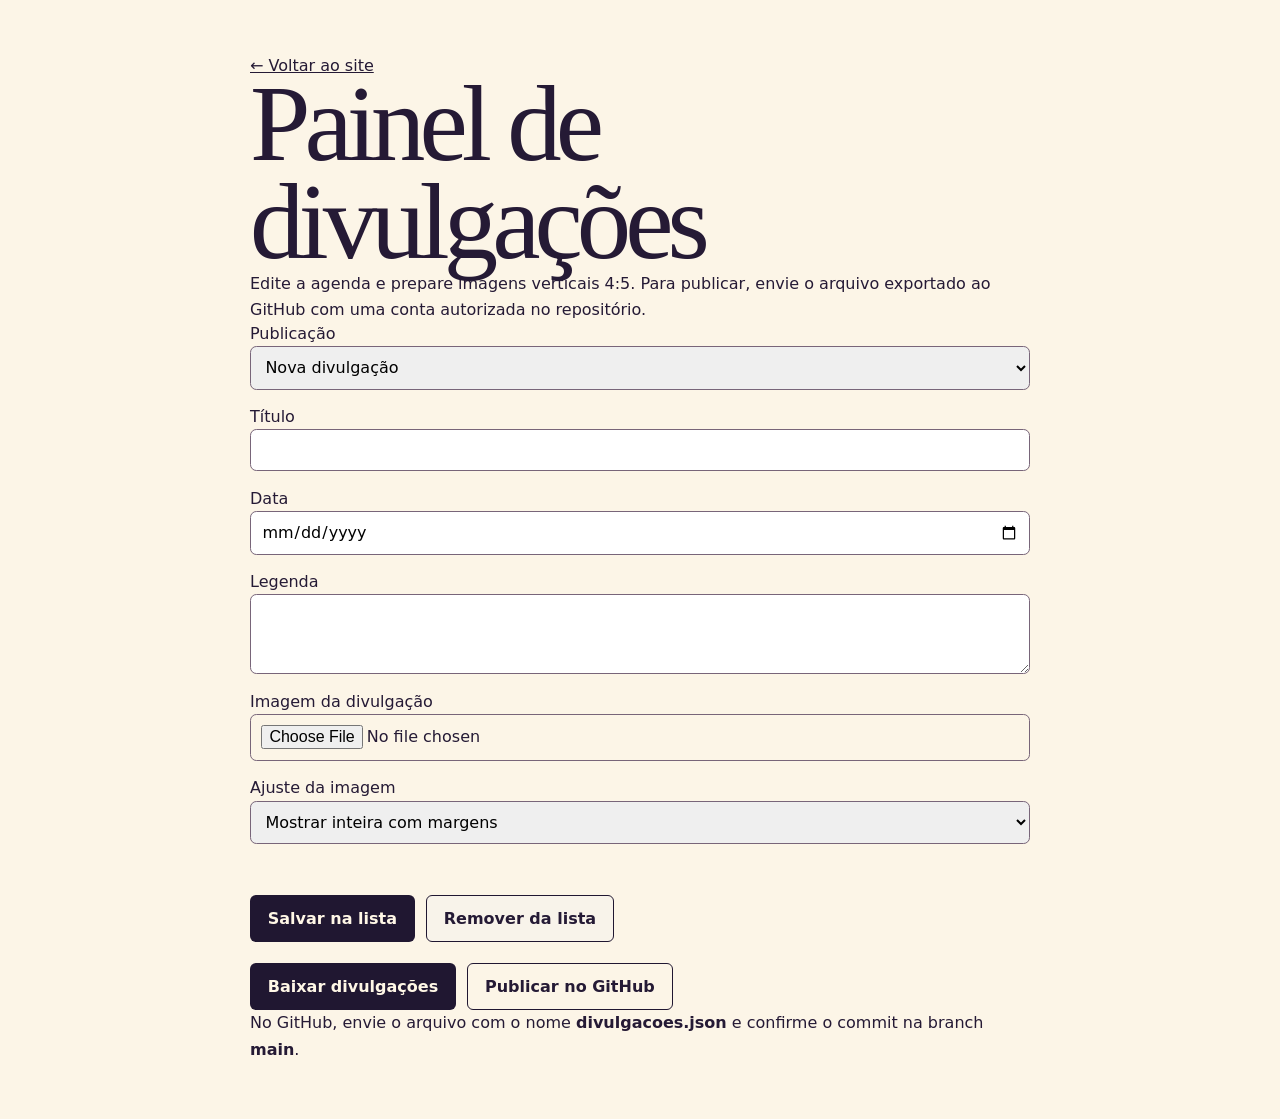
<file: Batuque-GitHub-Pages/admin.html>
<!doctype html>
<html lang="pt-BR">
<head><meta charset="utf-8"><meta name="viewport" content="width=device-width,initial-scale=1">
<title>Painel de divulgações | Batuque na Cozinha</title>
<link rel="stylesheet" href="styles.css"><script src="divulgacoes.js" defer></script></head>
<body>
<main class="shell admin-page">
<a href="index.html">← Voltar ao site</a>
<h1>Painel de divulgações</h1>
<p>Edite a agenda e prepare imagens verticais 4:5. Para publicar, envie o arquivo exportado ao GitHub com uma conta autorizada no repositório.</p>
<p id="admin-status" role="status"></p>
<form id="admin-form" class="admin-form">
<label>Publicação<select id="entries"><option value="">Nova divulgação</option></select></label>
<div class="admin-fields">
<label>Título<input name="title" required maxlength="100"></label>
<label>Data<input name="date" type="date" required></label>
<label>Legenda<textarea name="caption" maxlength="400" rows="3"></textarea></label>
<label>Imagem da divulgação<input id="upload" type="file" accept="image/jpeg,image/png,image/webp"></label>
<label>Ajuste da imagem<select id="fit"><option value="contain">Mostrar inteira com margens</option><option value="cover">Preencher com recorte central</option></select></label>
</div>
<div class="admin-preview"><img id="preview" alt="Prévia da divulgação" width="1080" height="1350" hidden></div>
<div class="actions">
<button type="submit" class="btn dark">Salvar na lista</button>
<button type="button" class="btn menu-outline" id="remove" disabled>Remover da lista</button>
</div>
</form>
<div class="actions">
<button type="button" class="btn dark" id="export" disabled>Baixar divulgações</button>
<a class="btn menu-outline" href="https://github.com/RejisSantos/Batuque_nacozinha/upload/main" target="_blank" rel="noopener">Publicar no GitHub</a>
</div>
<p>No GitHub, envie o arquivo com o nome <strong>divulgacoes.json</strong> e confirme o commit na branch <strong>main</strong>.</p>
</main></body></html>
</file>
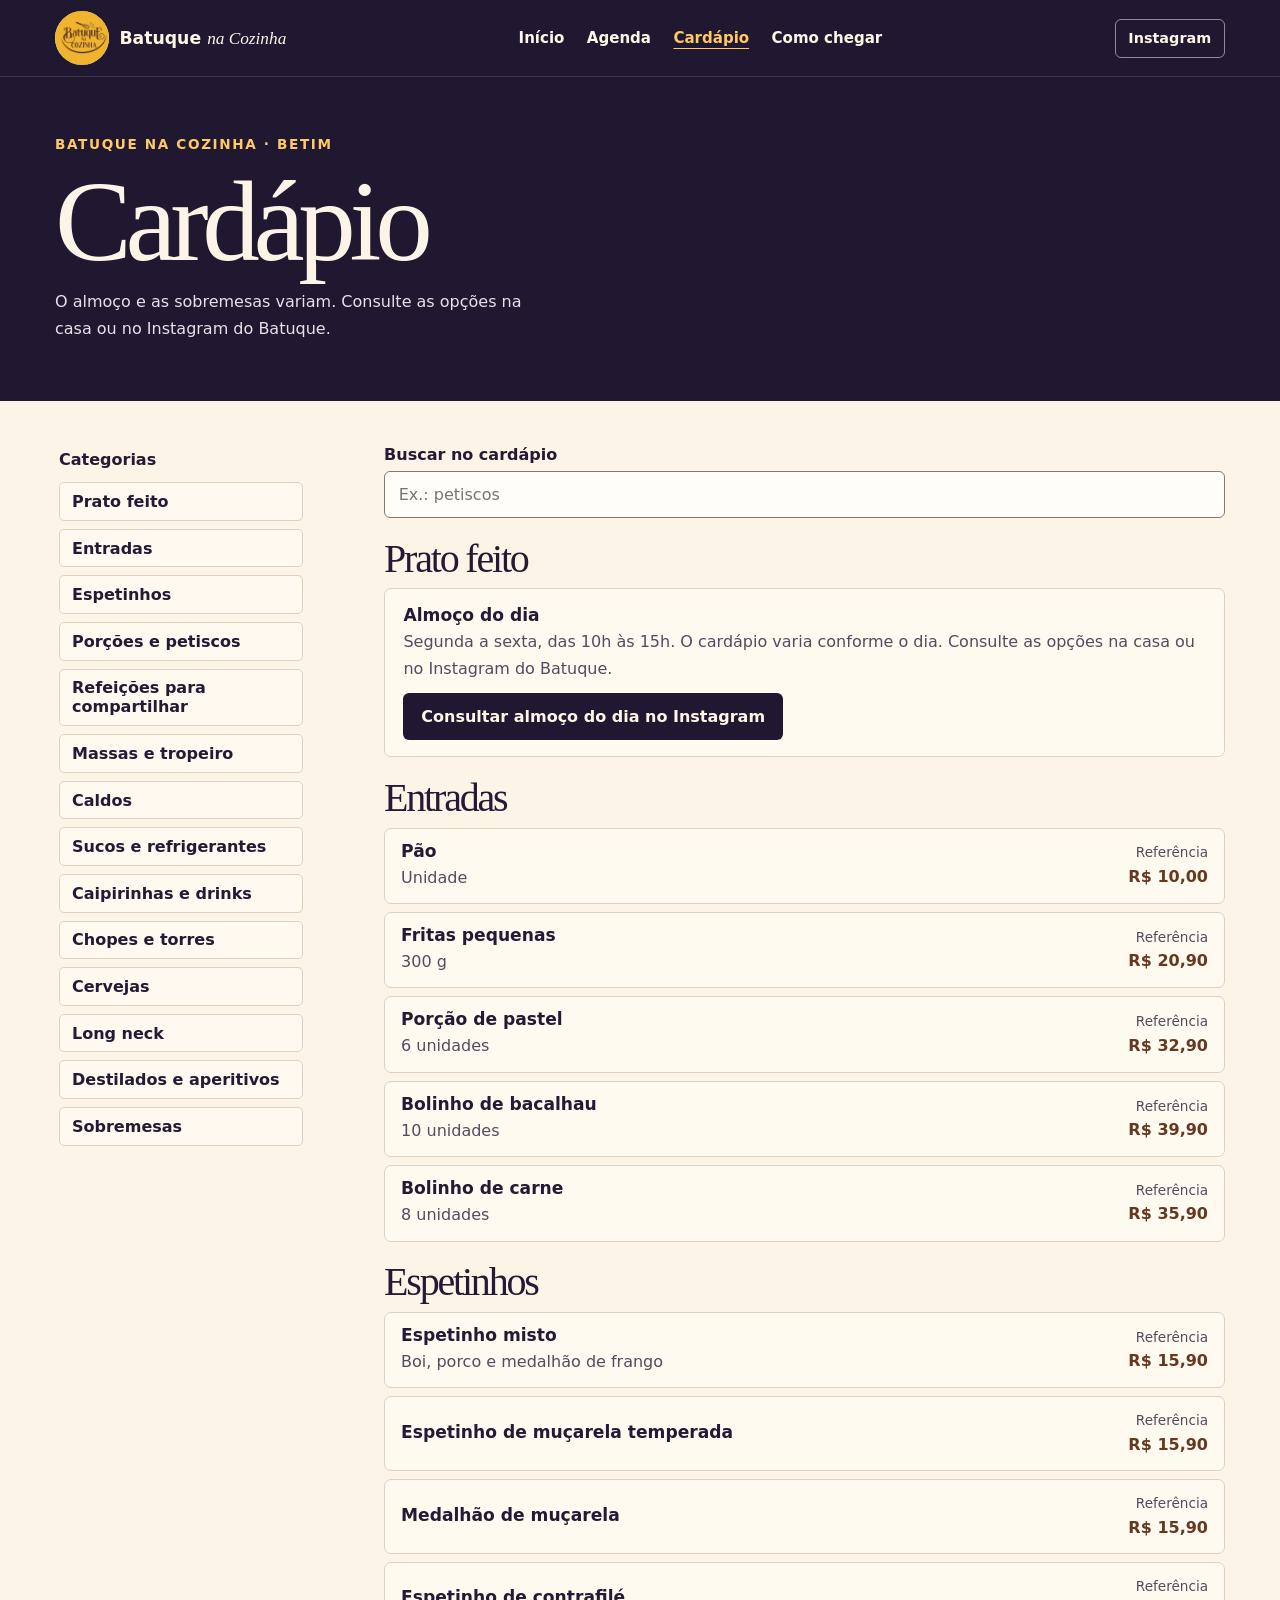
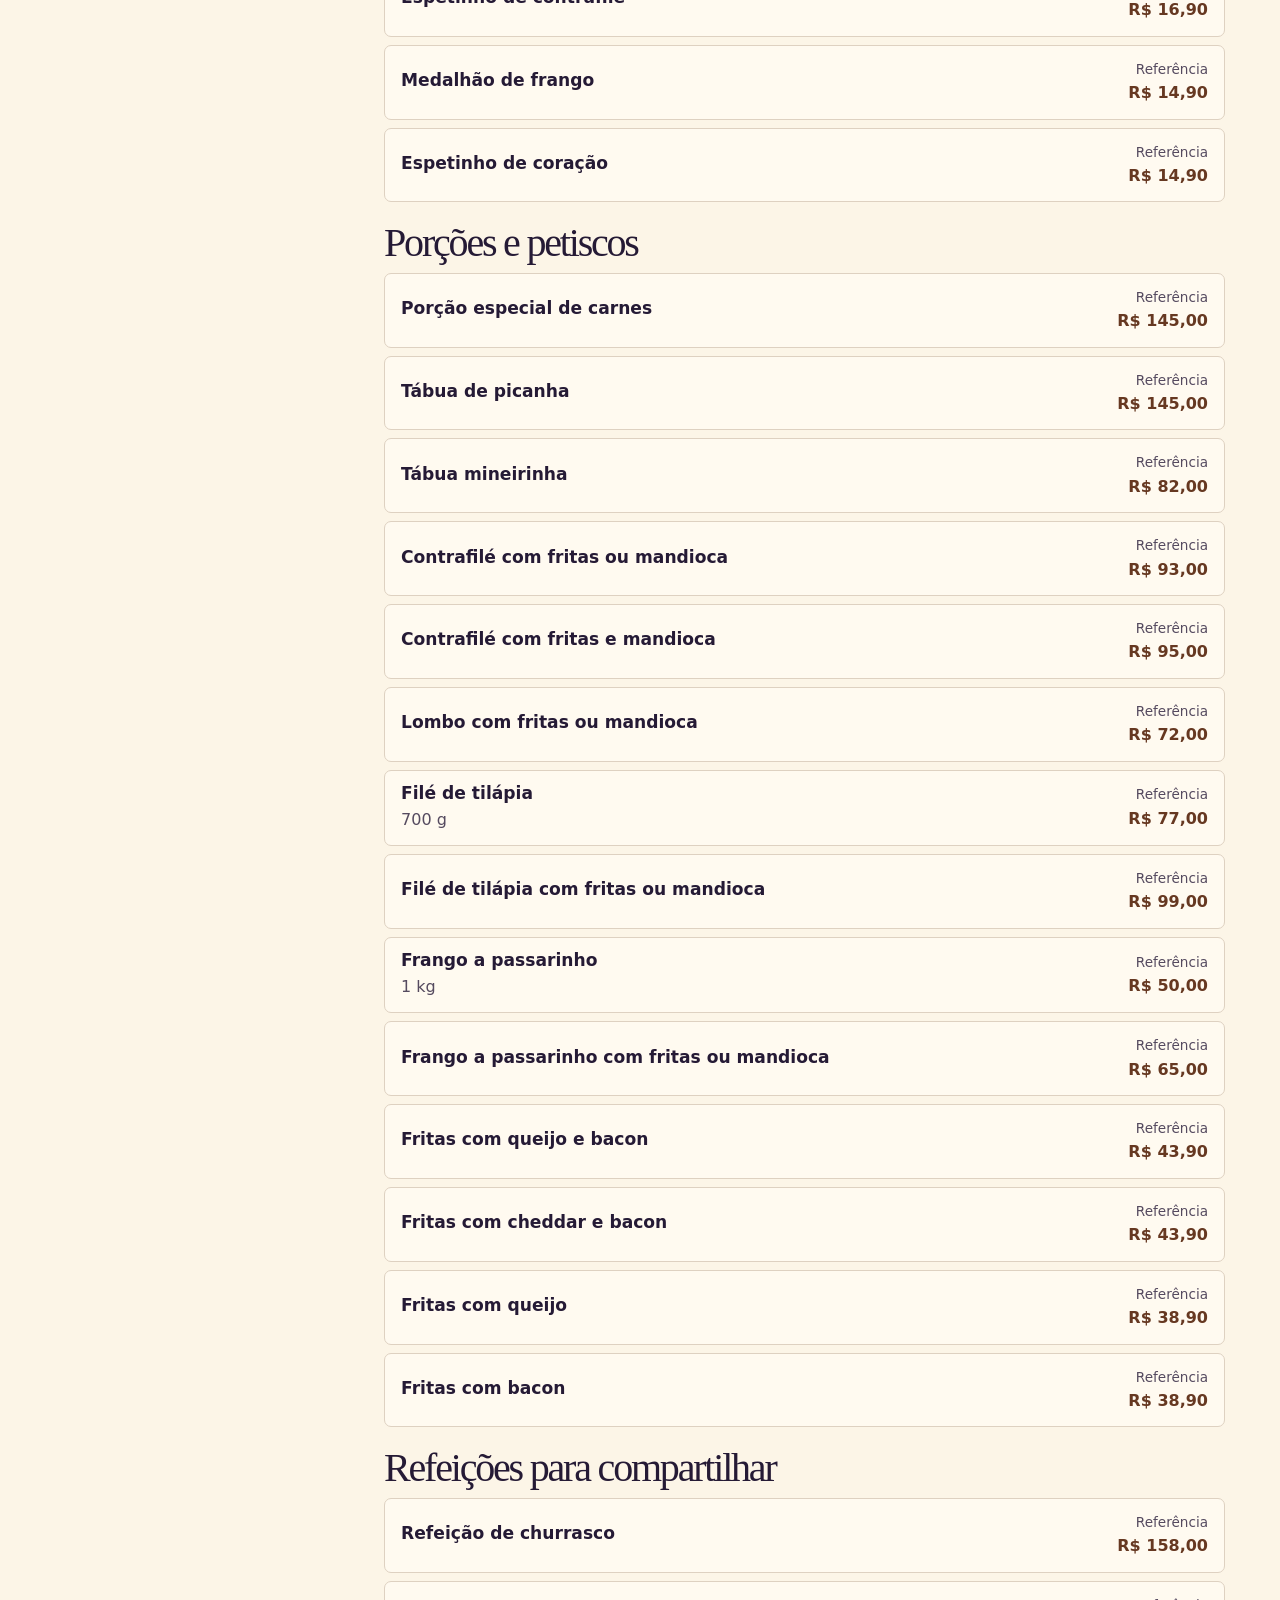
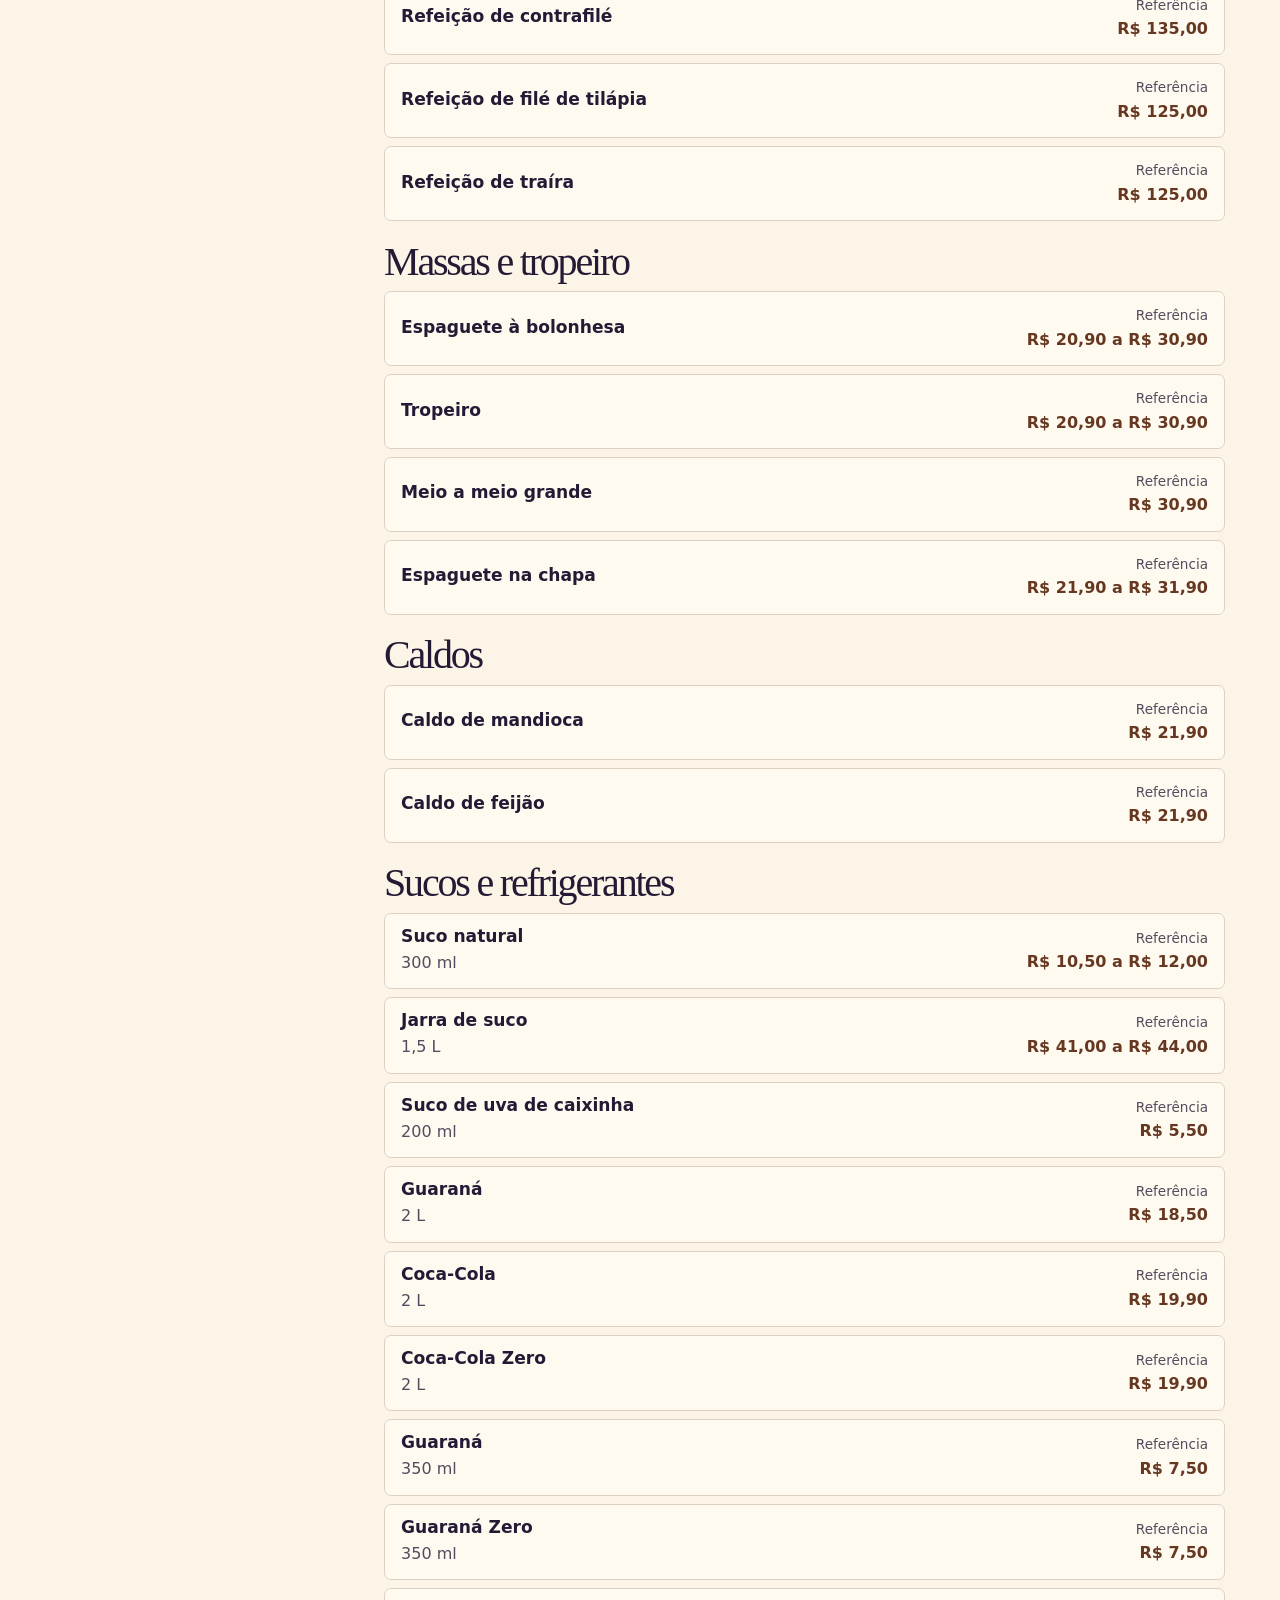
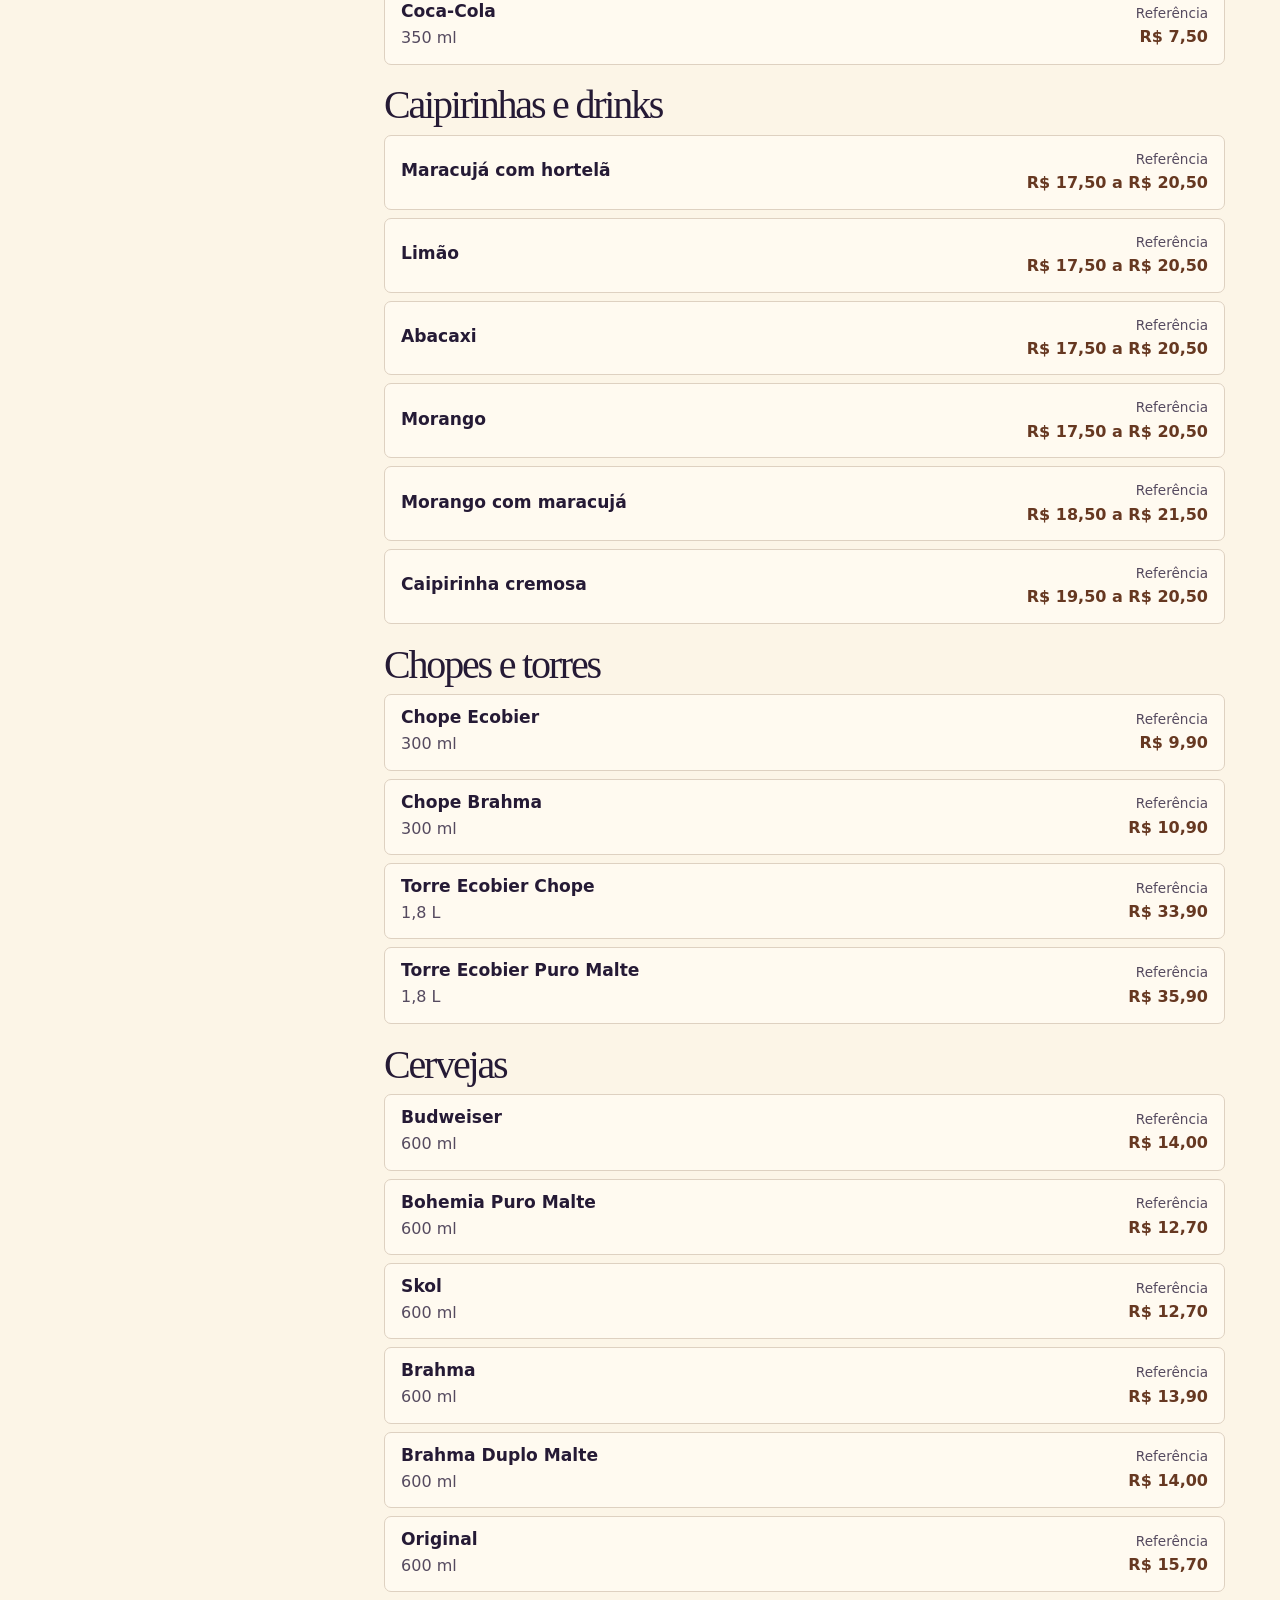
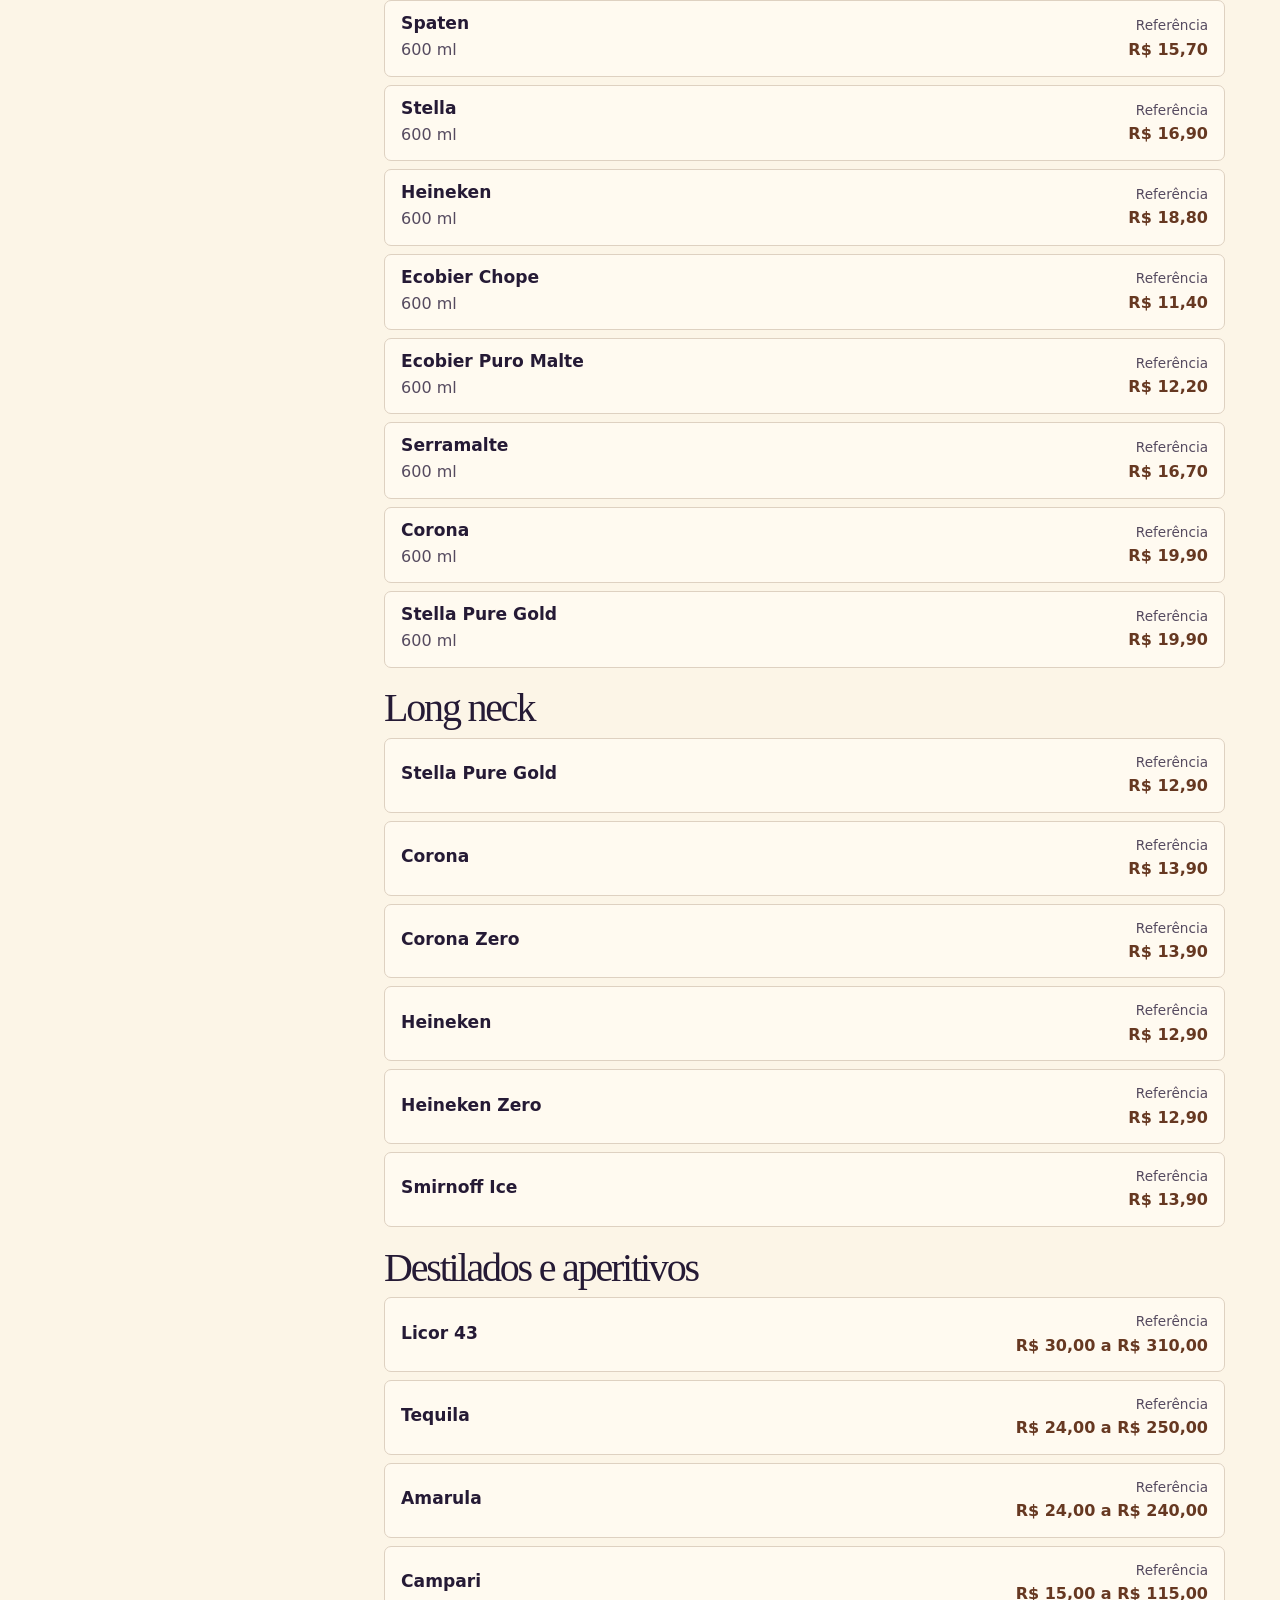
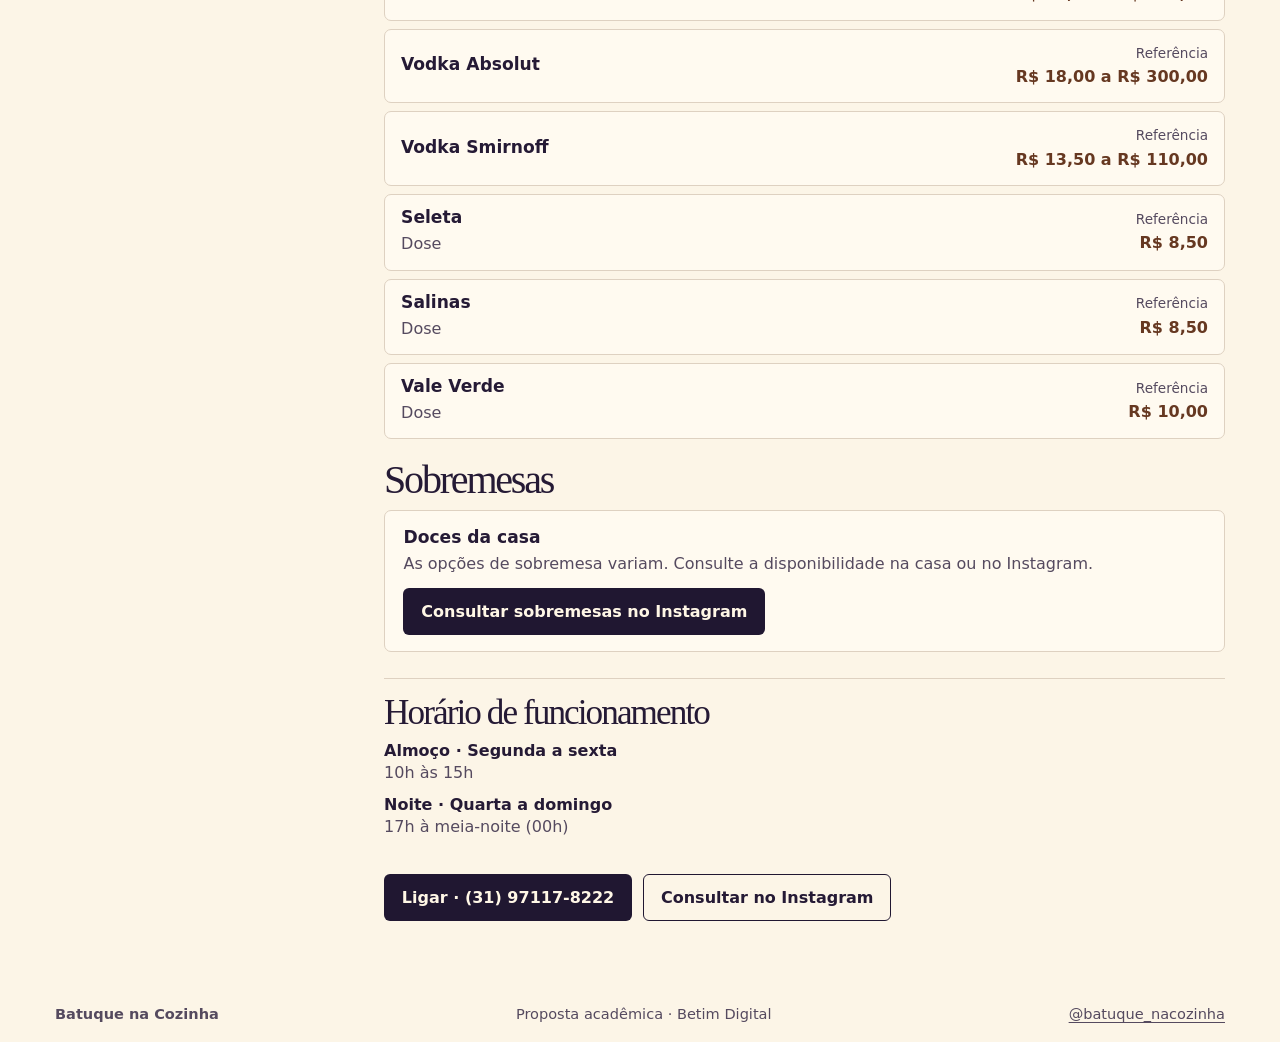
<file: Batuque-GitHub-Pages/cardapio.html>
<!doctype html>
<html lang="pt-BR">
<head>
  <meta charset="utf-8">
  <meta name="viewport" content="width=device-width,initial-scale=1">
  <meta name="robots" content="noindex">
  <meta name="description" content="Cardápio digital do Batuque na Cozinha, com prato feito, petiscos e doces.">
  <title>Cardápio | Batuque na Cozinha</title>
  <link rel="stylesheet" href="styles.css">
  <link rel="stylesheet" href="cardapio.css">
  <script src="cardapio.js" defer></script>
</head>
<body>
  <a class="skip" href="#categorias">Ir para as categorias</a>
  <header><div class="shell nav">
    <a href="index.html" class="brand"><span class="emblem"><img src="assets/logo-batuque.png" width="720" height="1600" alt=""></span><span>Batuque <i>na Cozinha</i></span></a>
    <nav aria-label="Menu principal"><a href="index.html">Início</a><a href="index.html#agenda">Agenda</a><a href="cardapio.html" aria-current="page">Cardápio</a><a href="index.html#visita">Como chegar</a></nav>
    <a class="btn outlined header-instagram" href="https://www.instagram.com/batuque_nacozinha/">Instagram</a>
  </div></header>

  <main>
    <section class="menu-hero" aria-labelledby="menu-title"><div class="shell">
      <p class="eyebrow">Batuque na Cozinha · Betim</p>
      <h1 id="menu-title">Cardápio</h1>
      <p>O almoço e as sobremesas variam. Consulte as opções na casa ou no Instagram do Batuque.</p>
    </div></section>

    <div class="shell menu-layout" id="categorias">
      <aside class="menu-sidebar">
        <h2>Categorias</h2>
        <div class="category-links" aria-label="Categorias do cardápio">
          <a href="#prato-feito">Prato feito</a>
          <a href="#entradas">Entradas</a>
          <a href="#espetinhos">Espetinhos</a>
          <a href="#petiscos">Porções e petiscos</a>
          <a href="#refeicoes">Refeições para compartilhar</a>
          <a href="#massas">Massas e tropeiro</a>
          <a href="#caldos">Caldos</a>
          <a href="#bebidas">Sucos e refrigerantes</a>
          <a href="#drinks">Caipirinhas e drinks</a>
          <a href="#chopes">Chopes e torres</a>
          <a href="#cervejas">Cervejas</a>
          <a href="#long-neck">Long neck</a>
          <a href="#destilados">Destilados e aperitivos</a>
          <a href="#doces">Sobremesas</a>
        </div>
      </aside>

      <div class="menu-content">
        <div class="menu-search" hidden>
          <label for="busca">Buscar no cardápio</label>
          <div class="search-field"><input id="busca" type="search" placeholder="Ex.: petiscos" autocomplete="off"><button type="button" id="limpar" hidden>Limpar</button></div>
        </div>
        <p id="resultados" role="status" class="result-status"></p>
        <section class="menu-section" id="prato-feito">
          <h2>Prato feito</h2>
          <article class="menu-entry">
            <h3>Almoço do dia</h3>
            <p>Segunda a sexta, das 10h às 15h. O cardápio varia conforme o dia. Consulte as opções na casa ou no Instagram do Batuque.</p>
            <a class="btn dark lunch-link" href="https://www.instagram.com/batuque_nacozinha/">Consultar almoço do dia no Instagram</a>
          </article>
        </section>
        <section class="menu-section" id="entradas">
          <h2>Entradas</h2>
          <div class="menu-items">
            <article class="menu-entry priced"><div><h3>Pão</h3><p>Unidade</p></div><p class="menu-price"><span>Referência</span><strong>R$ 10,00</strong></p></article>
            <article class="menu-entry priced"><div><h3>Fritas pequenas</h3><p>300 g</p></div><p class="menu-price"><span>Referência</span><strong>R$ 20,90</strong></p></article>
            <article class="menu-entry priced"><div><h3>Porção de pastel</h3><p>6 unidades</p></div><p class="menu-price"><span>Referência</span><strong>R$ 32,90</strong></p></article>
            <article class="menu-entry priced"><div><h3>Bolinho de bacalhau</h3><p>10 unidades</p></div><p class="menu-price"><span>Referência</span><strong>R$ 39,90</strong></p></article>
            <article class="menu-entry priced"><div><h3>Bolinho de carne</h3><p>8 unidades</p></div><p class="menu-price"><span>Referência</span><strong>R$ 35,90</strong></p></article>
          </div>
        </section>
        <section class="menu-section" id="espetinhos">
          <h2>Espetinhos</h2>
          <div class="menu-items">
            <article class="menu-entry priced"><div><h3>Espetinho misto</h3><p>Boi, porco e medalhão de frango</p></div><p class="menu-price"><span>Referência</span><strong>R$ 15,90</strong></p></article>
            <article class="menu-entry priced"><div><h3>Espetinho de muçarela temperada</h3></div><p class="menu-price"><span>Referência</span><strong>R$ 15,90</strong></p></article>
            <article class="menu-entry priced"><div><h3>Medalhão de muçarela</h3></div><p class="menu-price"><span>Referência</span><strong>R$ 15,90</strong></p></article>
            <article class="menu-entry priced"><div><h3>Espetinho de contrafilé</h3></div><p class="menu-price"><span>Referência</span><strong>R$ 16,90</strong></p></article>
            <article class="menu-entry priced"><div><h3>Medalhão de frango</h3></div><p class="menu-price"><span>Referência</span><strong>R$ 14,90</strong></p></article>
            <article class="menu-entry priced"><div><h3>Espetinho de coração</h3></div><p class="menu-price"><span>Referência</span><strong>R$ 14,90</strong></p></article>
          </div>
        </section>
        <section class="menu-section" id="petiscos">
          <h2>Porções e petiscos</h2>
          <div class="menu-items">
            <article class="menu-entry priced"><div><h3>Porção especial de carnes</h3></div><p class="menu-price"><span>Referência</span><strong>R$ 145,00</strong></p></article>
            <article class="menu-entry priced"><div><h3>Tábua de picanha</h3></div><p class="menu-price"><span>Referência</span><strong>R$ 145,00</strong></p></article>
            <article class="menu-entry priced"><div><h3>Tábua mineirinha</h3></div><p class="menu-price"><span>Referência</span><strong>R$ 82,00</strong></p></article>
            <article class="menu-entry priced"><div><h3>Contrafilé com fritas ou mandioca</h3></div><p class="menu-price"><span>Referência</span><strong>R$ 93,00</strong></p></article>
            <article class="menu-entry priced"><div><h3>Contrafilé com fritas e mandioca</h3></div><p class="menu-price"><span>Referência</span><strong>R$ 95,00</strong></p></article>
            <article class="menu-entry priced"><div><h3>Lombo com fritas ou mandioca</h3></div><p class="menu-price"><span>Referência</span><strong>R$ 72,00</strong></p></article>
            <article class="menu-entry priced"><div><h3>Filé de tilápia</h3><p>700 g</p></div><p class="menu-price"><span>Referência</span><strong>R$ 77,00</strong></p></article>
            <article class="menu-entry priced"><div><h3>Filé de tilápia com fritas ou mandioca</h3></div><p class="menu-price"><span>Referência</span><strong>R$ 99,00</strong></p></article>
            <article class="menu-entry priced"><div><h3>Frango a passarinho</h3><p>1 kg</p></div><p class="menu-price"><span>Referência</span><strong>R$ 50,00</strong></p></article>
            <article class="menu-entry priced"><div><h3>Frango a passarinho com fritas ou mandioca</h3></div><p class="menu-price"><span>Referência</span><strong>R$ 65,00</strong></p></article>
            <article class="menu-entry priced"><div><h3>Fritas com queijo e bacon</h3></div><p class="menu-price"><span>Referência</span><strong>R$ 43,90</strong></p></article>
            <article class="menu-entry priced"><div><h3>Fritas com cheddar e bacon</h3></div><p class="menu-price"><span>Referência</span><strong>R$ 43,90</strong></p></article>
            <article class="menu-entry priced"><div><h3>Fritas com queijo</h3></div><p class="menu-price"><span>Referência</span><strong>R$ 38,90</strong></p></article>
            <article class="menu-entry priced"><div><h3>Fritas com bacon</h3></div><p class="menu-price"><span>Referência</span><strong>R$ 38,90</strong></p></article>
          </div>
        </section>
        <section class="menu-section" id="refeicoes">
          <h2>Refeições para compartilhar</h2>
          <div class="menu-items">
            <article class="menu-entry priced"><div><h3>Refeição de churrasco</h3></div><p class="menu-price"><span>Referência</span><strong>R$ 158,00</strong></p></article>
            <article class="menu-entry priced"><div><h3>Refeição de contrafilé</h3></div><p class="menu-price"><span>Referência</span><strong>R$ 135,00</strong></p></article>
            <article class="menu-entry priced"><div><h3>Refeição de filé de tilápia</h3></div><p class="menu-price"><span>Referência</span><strong>R$ 125,00</strong></p></article>
            <article class="menu-entry priced"><div><h3>Refeição de traíra</h3></div><p class="menu-price"><span>Referência</span><strong>R$ 125,00</strong></p></article>
          </div>
        </section>
        <section class="menu-section" id="massas">
          <h2>Massas e tropeiro</h2>
          <div class="menu-items">
            <article class="menu-entry priced"><div><h3>Espaguete à bolonhesa</h3></div><p class="menu-price"><span>Referência</span><strong>R$ 20,90 a R$ 30,90</strong></p></article>
            <article class="menu-entry priced"><div><h3>Tropeiro</h3></div><p class="menu-price"><span>Referência</span><strong>R$ 20,90 a R$ 30,90</strong></p></article>
            <article class="menu-entry priced"><div><h3>Meio a meio grande</h3></div><p class="menu-price"><span>Referência</span><strong>R$ 30,90</strong></p></article>
            <article class="menu-entry priced"><div><h3>Espaguete na chapa</h3></div><p class="menu-price"><span>Referência</span><strong>R$ 21,90 a R$ 31,90</strong></p></article>
          </div>
        </section>
        <section class="menu-section" id="caldos">
          <h2>Caldos</h2>
          <div class="menu-items">
            <article class="menu-entry priced"><div><h3>Caldo de mandioca</h3></div><p class="menu-price"><span>Referência</span><strong>R$ 21,90</strong></p></article>
            <article class="menu-entry priced"><div><h3>Caldo de feijão</h3></div><p class="menu-price"><span>Referência</span><strong>R$ 21,90</strong></p></article>
          </div>
        </section>
        <section class="menu-section" id="bebidas">
          <h2>Sucos e refrigerantes</h2>
          <div class="menu-items">
            <article class="menu-entry priced"><div><h3>Suco natural</h3><p>300 ml</p></div><p class="menu-price"><span>Referência</span><strong>R$ 10,50 a R$ 12,00</strong></p></article>
            <article class="menu-entry priced"><div><h3>Jarra de suco</h3><p>1,5 L</p></div><p class="menu-price"><span>Referência</span><strong>R$ 41,00 a R$ 44,00</strong></p></article>
            <article class="menu-entry priced"><div><h3>Suco de uva de caixinha</h3><p>200 ml</p></div><p class="menu-price"><span>Referência</span><strong>R$ 5,50</strong></p></article>
            <article class="menu-entry priced"><div><h3>Guaraná</h3><p>2 L</p></div><p class="menu-price"><span>Referência</span><strong>R$ 18,50</strong></p></article>
            <article class="menu-entry priced"><div><h3>Coca-Cola</h3><p>2 L</p></div><p class="menu-price"><span>Referência</span><strong>R$ 19,90</strong></p></article>
            <article class="menu-entry priced"><div><h3>Coca-Cola Zero</h3><p>2 L</p></div><p class="menu-price"><span>Referência</span><strong>R$ 19,90</strong></p></article>
            <article class="menu-entry priced"><div><h3>Guaraná</h3><p>350 ml</p></div><p class="menu-price"><span>Referência</span><strong>R$ 7,50</strong></p></article>
            <article class="menu-entry priced"><div><h3>Guaraná Zero</h3><p>350 ml</p></div><p class="menu-price"><span>Referência</span><strong>R$ 7,50</strong></p></article>
            <article class="menu-entry priced"><div><h3>Coca-Cola</h3><p>350 ml</p></div><p class="menu-price"><span>Referência</span><strong>R$ 7,50</strong></p></article>
          </div>
        </section>
        <section class="menu-section" id="drinks">
          <h2>Caipirinhas e drinks</h2>
          <div class="menu-items">
            <article class="menu-entry priced"><div><h3>Maracujá com hortelã</h3></div><p class="menu-price"><span>Referência</span><strong>R$ 17,50 a R$ 20,50</strong></p></article>
            <article class="menu-entry priced"><div><h3>Limão</h3></div><p class="menu-price"><span>Referência</span><strong>R$ 17,50 a R$ 20,50</strong></p></article>
            <article class="menu-entry priced"><div><h3>Abacaxi</h3></div><p class="menu-price"><span>Referência</span><strong>R$ 17,50 a R$ 20,50</strong></p></article>
            <article class="menu-entry priced"><div><h3>Morango</h3></div><p class="menu-price"><span>Referência</span><strong>R$ 17,50 a R$ 20,50</strong></p></article>
            <article class="menu-entry priced"><div><h3>Morango com maracujá</h3></div><p class="menu-price"><span>Referência</span><strong>R$ 18,50 a R$ 21,50</strong></p></article>
            <article class="menu-entry priced"><div><h3>Caipirinha cremosa</h3></div><p class="menu-price"><span>Referência</span><strong>R$ 19,50 a R$ 20,50</strong></p></article>
          </div>
        </section>
        <section class="menu-section" id="chopes">
          <h2>Chopes e torres</h2>
          <div class="menu-items">
            <article class="menu-entry priced"><div><h3>Chope Ecobier</h3><p>300 ml</p></div><p class="menu-price"><span>Referência</span><strong>R$ 9,90</strong></p></article>
            <article class="menu-entry priced"><div><h3>Chope Brahma</h3><p>300 ml</p></div><p class="menu-price"><span>Referência</span><strong>R$ 10,90</strong></p></article>
            <article class="menu-entry priced"><div><h3>Torre Ecobier Chope</h3><p>1,8 L</p></div><p class="menu-price"><span>Referência</span><strong>R$ 33,90</strong></p></article>
            <article class="menu-entry priced"><div><h3>Torre Ecobier Puro Malte</h3><p>1,8 L</p></div><p class="menu-price"><span>Referência</span><strong>R$ 35,90</strong></p></article>
          </div>
        </section>
        <section class="menu-section" id="cervejas">
          <h2>Cervejas</h2>
          <div class="menu-items">
            <article class="menu-entry priced"><div><h3>Budweiser</h3><p>600 ml</p></div><p class="menu-price"><span>Referência</span><strong>R$ 14,00</strong></p></article>
            <article class="menu-entry priced"><div><h3>Bohemia Puro Malte</h3><p>600 ml</p></div><p class="menu-price"><span>Referência</span><strong>R$ 12,70</strong></p></article>
            <article class="menu-entry priced"><div><h3>Skol</h3><p>600 ml</p></div><p class="menu-price"><span>Referência</span><strong>R$ 12,70</strong></p></article>
            <article class="menu-entry priced"><div><h3>Brahma</h3><p>600 ml</p></div><p class="menu-price"><span>Referência</span><strong>R$ 13,90</strong></p></article>
            <article class="menu-entry priced"><div><h3>Brahma Duplo Malte</h3><p>600 ml</p></div><p class="menu-price"><span>Referência</span><strong>R$ 14,00</strong></p></article>
            <article class="menu-entry priced"><div><h3>Original</h3><p>600 ml</p></div><p class="menu-price"><span>Referência</span><strong>R$ 15,70</strong></p></article>
            <article class="menu-entry priced"><div><h3>Spaten</h3><p>600 ml</p></div><p class="menu-price"><span>Referência</span><strong>R$ 15,70</strong></p></article>
            <article class="menu-entry priced"><div><h3>Stella</h3><p>600 ml</p></div><p class="menu-price"><span>Referência</span><strong>R$ 16,90</strong></p></article>
            <article class="menu-entry priced"><div><h3>Heineken</h3><p>600 ml</p></div><p class="menu-price"><span>Referência</span><strong>R$ 18,80</strong></p></article>
            <article class="menu-entry priced"><div><h3>Ecobier Chope</h3><p>600 ml</p></div><p class="menu-price"><span>Referência</span><strong>R$ 11,40</strong></p></article>
            <article class="menu-entry priced"><div><h3>Ecobier Puro Malte</h3><p>600 ml</p></div><p class="menu-price"><span>Referência</span><strong>R$ 12,20</strong></p></article>
            <article class="menu-entry priced"><div><h3>Serramalte</h3><p>600 ml</p></div><p class="menu-price"><span>Referência</span><strong>R$ 16,70</strong></p></article>
            <article class="menu-entry priced"><div><h3>Corona</h3><p>600 ml</p></div><p class="menu-price"><span>Referência</span><strong>R$ 19,90</strong></p></article>
            <article class="menu-entry priced"><div><h3>Stella Pure Gold</h3><p>600 ml</p></div><p class="menu-price"><span>Referência</span><strong>R$ 19,90</strong></p></article>
          </div>
        </section>
        <section class="menu-section" id="long-neck">
          <h2>Long neck</h2>
          <div class="menu-items">
            <article class="menu-entry priced"><div><h3>Stella Pure Gold</h3></div><p class="menu-price"><span>Referência</span><strong>R$ 12,90</strong></p></article>
            <article class="menu-entry priced"><div><h3>Corona</h3></div><p class="menu-price"><span>Referência</span><strong>R$ 13,90</strong></p></article>
            <article class="menu-entry priced"><div><h3>Corona Zero</h3></div><p class="menu-price"><span>Referência</span><strong>R$ 13,90</strong></p></article>
            <article class="menu-entry priced"><div><h3>Heineken</h3></div><p class="menu-price"><span>Referência</span><strong>R$ 12,90</strong></p></article>
            <article class="menu-entry priced"><div><h3>Heineken Zero</h3></div><p class="menu-price"><span>Referência</span><strong>R$ 12,90</strong></p></article>
            <article class="menu-entry priced"><div><h3>Smirnoff Ice</h3></div><p class="menu-price"><span>Referência</span><strong>R$ 13,90</strong></p></article>
          </div>
        </section>
        <section class="menu-section" id="destilados">
          <h2>Destilados e aperitivos</h2>
          <div class="menu-items">
            <article class="menu-entry priced"><div><h3>Licor 43</h3></div><p class="menu-price"><span>Referência</span><strong>R$ 30,00 a R$ 310,00</strong></p></article>
            <article class="menu-entry priced"><div><h3>Tequila</h3></div><p class="menu-price"><span>Referência</span><strong>R$ 24,00 a R$ 250,00</strong></p></article>
            <article class="menu-entry priced"><div><h3>Amarula</h3></div><p class="menu-price"><span>Referência</span><strong>R$ 24,00 a R$ 240,00</strong></p></article>
            <article class="menu-entry priced"><div><h3>Campari</h3></div><p class="menu-price"><span>Referência</span><strong>R$ 15,00 a R$ 115,00</strong></p></article>
            <article class="menu-entry priced"><div><h3>Vodka Absolut</h3></div><p class="menu-price"><span>Referência</span><strong>R$ 18,00 a R$ 300,00</strong></p></article>
            <article class="menu-entry priced"><div><h3>Vodka Smirnoff</h3></div><p class="menu-price"><span>Referência</span><strong>R$ 13,50 a R$ 110,00</strong></p></article>
            <article class="menu-entry priced"><div><h3>Seleta</h3><p>Dose</p></div><p class="menu-price"><span>Referência</span><strong>R$ 8,50</strong></p></article>
            <article class="menu-entry priced"><div><h3>Salinas</h3><p>Dose</p></div><p class="menu-price"><span>Referência</span><strong>R$ 8,50</strong></p></article>
            <article class="menu-entry priced"><div><h3>Vale Verde</h3><p>Dose</p></div><p class="menu-price"><span>Referência</span><strong>R$ 10,00</strong></p></article>
          </div>
        </section>
        <section class="menu-section" id="doces">
          <h2>Sobremesas</h2>
          <article class="menu-entry">
            <h3>Doces da casa</h3>
            <p>As opções de sobremesa variam. Consulte a disponibilidade na casa ou no Instagram.</p>
            <a class="btn dark lunch-link" href="https://www.instagram.com/batuque_nacozinha/">Consultar sobremesas no Instagram</a>
          </article>
        </section>
        <section class="menu-contact" aria-labelledby="menu-horarios">
          <div><h2 id="menu-horarios">Horário de funcionamento</h2>
          <dl class="opening-hours">
            <div><dt>Almoço · Segunda a sexta</dt><dd><time datetime="10:00">10h</time> às <time datetime="15:00">15h</time></dd></div>
            <div><dt>Noite · Quarta a domingo</dt><dd><time datetime="17:00">17h</time> à <time datetime="00:00">meia-noite (00h)</time></dd></div>
          </dl>
          </div>
          <div class="actions">
            <a class="btn dark" href="tel:+5531971178222">Ligar · (31) 97117-8222</a>
            <a class="btn menu-outline" href="https://www.instagram.com/batuque_nacozinha/">Consultar no Instagram</a>
          </div>
        </section>
      </div>
    </div>
  </main>

  <footer><div class="shell footer"><strong>Batuque na Cozinha</strong><span>Proposta acadêmica · Betim Digital</span><a href="https://www.instagram.com/batuque_nacozinha/">@batuque_nacozinha</a></div></footer>
</body>
</html>
</file>
<file: styles.css>
:root{color-scheme:light;--dark:#201731;--deep:#2d1e40;--cream:#fcf5e7;--gold:#ffca62;--orange:#bd462f;--ink:#251a35;--muted:#554a5f;--line:#ded1c1;font-family:"Segoe UI",system-ui,sans-serif;background:var(--cream);color:var(--ink)}
*,*::before,*::after{box-sizing:border-box}body,h1,h2,h3,p,figure,dl,dd{margin:0}img{display:block;max-width:100%}p,dd{line-height:1.65}a{color:inherit}button{font:inherit}section[id]{scroll-margin-top:1rem}.shell{width:min(1170px,calc(100% - 3rem));margin-inline:auto}.skip{position:absolute;left:1rem;top:-6rem;padding:.7rem;background:white;z-index:3}.skip:focus{top:1rem}:focus-visible{outline:3px solid #b04f03;outline-offset:4px}
header{background:var(--dark);color:#fff7e6;border-bottom:1px solid #ffffff20}.nav{min-height:76px;display:flex;align-items:center;justify-content:space-between;gap:1rem}.brand{display:flex;align-items:center;gap:.65rem;font-weight:750;font-size:1.08rem;text-decoration:none}.brand i{font-family:Georgia,serif;font-weight:normal}.emblem{position:relative;display:block;flex:0 0 54px;width:54px;aspect-ratio:1;overflow:hidden;border-radius:50%;background:#f0b329}.emblem img{position:absolute;max-width:none;width:152.54%;height:auto;left:-26.27%;top:-119.7%}.nav nav{display:flex;flex-wrap:wrap;gap:1.4rem}.nav nav a{text-decoration:none;font-weight:650;font-size:.94rem}.nav nav a:hover{text-decoration:underline}
.btn{min-height:47px;padding:.68rem 1.05rem;border:1px solid transparent;border-radius:6px;display:inline-flex;justify-content:center;align-items:center;text-align:center;color:inherit;text-decoration:none;cursor:pointer;font-weight:750}.btn.primary{color:var(--dark);background:var(--gold)}.btn.primary:hover{background:#ffe0a0}.btn.outlined{border-color:#ffffff80;color:#fff7e6;background:transparent}.btn.outlined:hover{background:#ffffff13}.btn.dark{background:var(--dark);color:#fff7e6}.btn.dark:hover{background:#483452}.header-instagram{min-height:39px;padding:.42rem .8rem;font-size:.9rem}.actions{display:flex;flex-wrap:wrap;gap:.7rem;margin-top:1.35rem}
.hero{background:var(--dark);color:#fff7e6}.hero-grid{display:grid;grid-template-columns:1fr 1fr;gap:2.5rem;align-items:center;padding-block:4.7rem 4.9rem}.eyebrow{text-transform:uppercase;letter-spacing:.12em;font-size:.85rem;font-weight:780;color:#923724;margin-bottom:.9rem}.hero .eyebrow,.visit .eyebrow,.gallery .eyebrow{color:var(--gold)}h1,h2{font:normal clamp(2.7rem,5vw,4.7rem)/1.02 Georgia,serif;letter-spacing:-.055em}h1{font-size:clamp(4rem,8.5vw,7.6rem);line-height:.9}h1 em{display:block;color:var(--gold);margin-top:.2rem}.lead{font-size:1.12rem;max-width:44ch}.hero .lead{margin-top:1.3rem;color:#e9e0ea}.hero-figure{border-radius:12px;overflow:hidden;background:#151419}.hero-figure img{width:100%;height:auto;aspect-ratio:4/3;object-fit:cover}.hero-figure figcaption{padding:.6rem .85rem;color:#e9e0ea;font-size:.85rem}
.agenda{background:#ffce70;padding-block:3.8rem}.section-head{display:flex;justify-content:space-between;align-items:end;gap:1rem;flex-wrap:wrap}.under{font-weight:750;text-underline-offset:.25em}.days{display:grid;grid-template-columns:1fr 1fr;gap:1.1rem;margin-top:1.65rem}.days article{background:#fff1d4;border:1px solid #a3693263;border-radius:8px;padding:1.35rem}.day{color:#903623;text-transform:uppercase;font-weight:800;font-size:.88rem;letter-spacing:.09em}.days h3,.visit-info h3{font:normal 1.65rem/1.16 Georgia,serif;margin:.45rem 0}.days p{color:#443242}
.kitchen,.visit-grid{display:grid;grid-template-columns:1fr 1fr;gap:clamp(1.6rem,6vw,5rem);padding-block:4.5rem;align-items:center}.kitchen .lead{color:var(--muted);margin:1rem 0 1.4rem}.menu-list>div{border-top:1px solid var(--line);padding:.8rem 0}.menu-list>div:last-child{border-bottom:1px solid var(--line)}dt{font-weight:750}dd{color:var(--muted)}
.gallery{background:var(--deep);color:#fff7e6;padding-block:4rem}.photo-grid{display:grid;grid-template-columns:repeat(2,minmax(0,1fr));gap:1rem;margin-top:1.5rem}.photo{display:block;text-align:left;overflow:hidden;border:1px solid #ffffff38;border-radius:8px;background:#fff1d4;color:var(--ink);padding:0;cursor:pointer}.photo:hover{border-color:var(--gold)}.photo img{width:100%;aspect-ratio:16/10;height:auto;object-fit:cover}.photo>span{display:flex;justify-content:space-between;gap:.6rem;padding:.75rem;font-weight:700}.credit{font-size:.88rem;margin-top:.8rem;color:#e9e0ea}
.visit{background:var(--dark);color:#fff7e6}.visit p{margin-top:.8rem;color:#eee1ec}.visit-info{border:1px solid #ffffff36;border-radius:8px;padding:1.2rem}.visit-info a{display:inline-block;margin-top:1rem;color:var(--gold)}.footer{display:flex;justify-content:space-between;gap:.6rem 1rem;flex-wrap:wrap;padding-block:1.25rem;color:var(--muted);font-size:.91rem}.footer a{text-underline-offset:.2em}
dialog{width:min(850px,calc(100% - 2rem));max-height:92vh;background:var(--cream);border:0;border-radius:10px;padding:.85rem;color:var(--ink)}dialog::backdrop{background:#140c20dd}.dialog-head{display:flex;justify-content:space-between;gap:.6rem;align-items:center;margin-bottom:.7rem}#foto-ampliada{max-height:74vh;object-fit:contain;margin:auto}
@media(max-width:760px){.shell{width:calc(100% - 2rem)}.nav{flex-wrap:wrap;min-height:0;padding-block:.7rem;gap:.65rem}.nav nav{width:100%;order:3;gap:.7rem 1rem}.nav nav a{font-size:.9rem}.hero-grid,.kitchen,.visit-grid{grid-template-columns:1fr;gap:1.45rem;padding-block:2.45rem}.hero-figure img{aspect-ratio:16/10}h1{font-size:clamp(3.55rem,14vw,6rem)}.agenda,.gallery{padding-block:2.45rem}.days{grid-template-columns:1fr;gap:.7rem}.photo>span{font-size:.88rem}.footer{flex-direction:column}}
@media(max-width:355px){.header-instagram{display:none}.photo-grid{grid-template-columns:1fr}}
.opening-hours{display:grid;gap:.55rem;margin-top:.65rem}
.visit .opening-hours dd{color:#eee1ec}
.btn.menu-outline{border-color:var(--dark)}
.btn.menu-outline:hover{background:#f2e5cf}

.divulgacoes,.admin-page{padding-block:3.5rem}
.feed{display:grid;grid-template-columns:repeat(auto-fit,minmax(min(100%,250px),1fr));gap:1.5rem}
.feed article{max-width:390px;border-radius:1rem;overflow:hidden;background:#fff;color:#24162b;border:1px solid #ddd1c2}
.feed img{display:block;width:100%;height:auto}
.admin-preview img{display:block;width:100%;aspect-ratio:4/5;object-fit:contain;background:#211428}
.feed h3,.feed p,.feed time{margin:0 1rem .8rem}
.feed time{display:block;margin-top:1rem;color:#68566d}
.admin-page{max-width:780px}
.admin-form,.admin-fields{display:grid;gap:.7rem}
.admin-form input,.admin-form textarea,.admin-form select{display:block;width:100%;padding:.65rem;margin:.2rem 0 .4rem;font:inherit;border:1px solid #786579;border-radius:.4rem}
.admin-preview{width:min(100%,240px)}
.admin-page [hidden]{display:none}
.next-event{margin:0 0 1.5rem}.next-event a{color:inherit;text-underline-offset:.22em}.next-event a:focus-visible{outline:2px solid currentColor;outline-offset:4px}
.divulgacoes h2{margin-bottom:1.5rem}
.cardapio-qr{display:flex;flex-wrap:wrap;align-items:center;gap:.75rem 1rem;margin-top:1.25rem;color:var(--muted)}.cardapio-qr img{width:9rem;height:auto}.cardapio-qr figcaption{max-width:14rem}
</file>
<file: Batuque-GitHub-Pages/styles.css>
:root{color-scheme:light;--dark:#201731;--deep:#2d1e40;--cream:#fcf5e7;--gold:#ffca62;--orange:#bd462f;--ink:#251a35;--muted:#554a5f;--line:#ded1c1;font-family:"Segoe UI",system-ui,sans-serif;background:var(--cream);color:var(--ink)}
*,*::before,*::after{box-sizing:border-box}body,h1,h2,h3,p,figure,dl,dd{margin:0}img{display:block;max-width:100%}p,dd{line-height:1.65}a{color:inherit}button{font:inherit}section[id]{scroll-margin-top:1rem}.shell{width:min(1170px,calc(100% - 3rem));margin-inline:auto}.skip{position:absolute;left:1rem;top:-6rem;padding:.7rem;background:white;z-index:3}.skip:focus{top:1rem}:focus-visible{outline:3px solid #b04f03;outline-offset:4px}
header{background:var(--dark);color:#fff7e6;border-bottom:1px solid #ffffff20}.nav{min-height:76px;display:flex;align-items:center;justify-content:space-between;gap:1rem}.brand{display:flex;align-items:center;gap:.65rem;font-weight:750;font-size:1.08rem;text-decoration:none}.brand i{font-family:Georgia,serif;font-weight:normal}.emblem{position:relative;display:block;flex:0 0 54px;width:54px;aspect-ratio:1;overflow:hidden;border-radius:50%;background:#f0b329}.emblem img{position:absolute;max-width:none;width:152.54%;height:auto;left:-26.27%;top:-119.7%}.nav nav{display:flex;flex-wrap:wrap;gap:1.4rem}.nav nav a{text-decoration:none;font-weight:650;font-size:.94rem}.nav nav a:hover{text-decoration:underline}
.btn{min-height:47px;padding:.68rem 1.05rem;border:1px solid transparent;border-radius:6px;display:inline-flex;justify-content:center;align-items:center;text-align:center;color:inherit;text-decoration:none;cursor:pointer;font-weight:750}.btn.primary{color:var(--dark);background:var(--gold)}.btn.primary:hover{background:#ffe0a0}.btn.outlined{border-color:#ffffff80;color:#fff7e6;background:transparent}.btn.outlined:hover{background:#ffffff13}.btn.dark{background:var(--dark);color:#fff7e6}.btn.dark:hover{background:#483452}.header-instagram{min-height:39px;padding:.42rem .8rem;font-size:.9rem}.actions{display:flex;flex-wrap:wrap;gap:.7rem;margin-top:1.35rem}
.hero{background:var(--dark);color:#fff7e6}.hero-grid{display:grid;grid-template-columns:1fr 1fr;gap:2.5rem;align-items:center;padding-block:4.7rem 4.9rem}.eyebrow{text-transform:uppercase;letter-spacing:.12em;font-size:.85rem;font-weight:780;color:#923724;margin-bottom:.9rem}.hero .eyebrow,.visit .eyebrow,.gallery .eyebrow{color:var(--gold)}h1,h2{font:normal clamp(2.7rem,5vw,4.7rem)/1.02 Georgia,serif;letter-spacing:-.055em}h1{font-size:clamp(4rem,8.5vw,7.6rem);line-height:.9}h1 em{display:block;color:var(--gold);margin-top:.2rem}.lead{font-size:1.12rem;max-width:44ch}.hero .lead{margin-top:1.3rem;color:#e9e0ea}.hero-figure{border-radius:12px;overflow:hidden;background:#151419}.hero-figure img{width:100%;height:auto;aspect-ratio:4/3;object-fit:cover}.hero-figure figcaption{padding:.6rem .85rem;color:#e9e0ea;font-size:.85rem}
.agenda{background:#ffce70;padding-block:3.8rem}.section-head{display:flex;justify-content:space-between;align-items:end;gap:1rem;flex-wrap:wrap}.under{font-weight:750;text-underline-offset:.25em}.days{display:grid;grid-template-columns:1fr 1fr;gap:1.1rem;margin-top:1.65rem}.days article{background:#fff1d4;border:1px solid #a3693263;border-radius:8px;padding:1.35rem}.day{color:#903623;text-transform:uppercase;font-weight:800;font-size:.88rem;letter-spacing:.09em}.days h3,.visit-info h3{font:normal 1.65rem/1.16 Georgia,serif;margin:.45rem 0}.days p{color:#443242}
.kitchen,.visit-grid{display:grid;grid-template-columns:1fr 1fr;gap:clamp(1.6rem,6vw,5rem);padding-block:4.5rem;align-items:center}.kitchen .lead{color:var(--muted);margin:1rem 0 1.4rem}.menu-list>div{border-top:1px solid var(--line);padding:.8rem 0}.menu-list>div:last-child{border-bottom:1px solid var(--line)}dt{font-weight:750}dd{color:var(--muted)}
.gallery{background:var(--deep);color:#fff7e6;padding-block:4rem}.photo-grid{display:grid;grid-template-columns:repeat(2,minmax(0,1fr));gap:1rem;margin-top:1.5rem}.photo{display:block;text-align:left;overflow:hidden;border:1px solid #ffffff38;border-radius:8px;background:#fff1d4;color:var(--ink);padding:0;cursor:pointer}.photo:hover{border-color:var(--gold)}.photo img{width:100%;aspect-ratio:16/10;height:auto;object-fit:cover}.photo>span{display:flex;justify-content:space-between;gap:.6rem;padding:.75rem;font-weight:700}.credit{font-size:.88rem;margin-top:.8rem;color:#e9e0ea}
.visit{background:var(--dark);color:#fff7e6}.visit p{margin-top:.8rem;color:#eee1ec}.visit-info{border:1px solid #ffffff36;border-radius:8px;padding:1.2rem}.visit-info a{display:inline-block;margin-top:1rem;color:var(--gold)}.footer{display:flex;justify-content:space-between;gap:.6rem 1rem;flex-wrap:wrap;padding-block:1.25rem;color:var(--muted);font-size:.91rem}.footer a{text-underline-offset:.2em}
dialog{width:min(850px,calc(100% - 2rem));max-height:92vh;background:var(--cream);border:0;border-radius:10px;padding:.85rem;color:var(--ink)}dialog::backdrop{background:#140c20dd}.dialog-head{display:flex;justify-content:space-between;gap:.6rem;align-items:center;margin-bottom:.7rem}#foto-ampliada{max-height:74vh;object-fit:contain;margin:auto}
@media(max-width:760px){.shell{width:calc(100% - 2rem)}.nav{flex-wrap:wrap;min-height:0;padding-block:.7rem;gap:.65rem}.nav nav{width:100%;order:3;gap:.7rem 1rem}.nav nav a{font-size:.9rem}.hero-grid,.kitchen,.visit-grid{grid-template-columns:1fr;gap:1.45rem;padding-block:2.45rem}.hero-figure img{aspect-ratio:16/10}h1{font-size:clamp(3.55rem,14vw,6rem)}.agenda,.gallery{padding-block:2.45rem}.days{grid-template-columns:1fr;gap:.7rem}.photo>span{font-size:.88rem}.footer{flex-direction:column}}
@media(max-width:355px){.header-instagram{display:none}.photo-grid{grid-template-columns:1fr}}
.opening-hours{display:grid;gap:.55rem;margin-top:.65rem}
.visit .opening-hours dd{color:#eee1ec}
.btn.menu-outline{border-color:var(--dark)}
.btn.menu-outline:hover{background:#f2e5cf}

.divulgacoes,.admin-page{padding-block:3.5rem}
.feed{display:grid;grid-template-columns:repeat(auto-fit,minmax(min(100%,250px),1fr));gap:1.5rem}
.feed article{max-width:390px;border-radius:1rem;overflow:hidden;background:#fff;color:#24162b;border:1px solid #ddd1c2}
.feed img,.admin-preview img{display:block;width:100%;aspect-ratio:4/5;object-fit:contain;background:#211428}
.feed h3,.feed p,.feed time{margin:0 1rem .8rem}
.feed time{display:block;margin-top:1rem;color:#68566d}
.admin-page{max-width:780px}
.admin-form,.admin-fields{display:grid;gap:.7rem}
.admin-form input,.admin-form textarea,.admin-form select{display:block;width:100%;padding:.65rem;margin:.2rem 0 .4rem;font:inherit;border:1px solid #786579;border-radius:.4rem}
.admin-preview{width:min(100%,240px)}
.admin-page [hidden]{display:none}
</file>
<file: cardapio.css>
.menu-hero{background:var(--dark);color:var(--cream);padding-block:3.5rem 3.65rem}
.menu-hero .eyebrow{color:var(--gold)}
.menu-hero h1{font-size:clamp(3.8rem,10vw,7.2rem)}
.menu-hero p:last-child{max-width:48ch;margin-top:1rem;color:#e9e0ea}
.nav a[aria-current=page]{color:var(--gold);text-decoration:underline;text-underline-offset:.3rem}
.menu-layout{display:grid;grid-template-columns:minmax(190px,.6fr) minmax(0,2fr);gap:clamp(1rem,6vw,5rem);padding-block:2.75rem 4rem;align-items:start;scroll-margin-top:1rem}
.menu-sidebar{position:sticky;top:1rem;max-height:calc(100vh - 2rem);overflow:auto;padding:.25rem}
.menu-sidebar h2{font:750 1rem/1.4 "Segoe UI",system-ui,sans-serif;letter-spacing:0;margin-bottom:.7rem}
.category-links{display:flex;flex-direction:column;gap:.5rem}
.category-links a{border:1px solid var(--line);padding:.55rem .75rem;background:#fff9ef;text-decoration:none;border-radius:5px;font-weight:650}
.category-links a:hover,.category-links a:focus-visible{background:#ffe8b7}
.menu-search label{display:block;font-weight:750;margin-bottom:.45rem}
.search-field{display:flex;align-items:stretch;gap:.55rem}
.search-field input{flex:1;min-width:0;font:inherit;color:var(--ink);background:#fffdf8;border:1px solid #887769;border-radius:6px;padding:.65rem .85rem;min-height:47px}
.search-field button{background:transparent;border:1px solid #887769;border-radius:6px;color:var(--ink);padding:.45rem .7rem;cursor:pointer}
.result-status:not(:empty){margin:.7rem 0;color:var(--muted)}
.menu-section{margin-top:1.3rem}
.menu-section h2{font-size:clamp(1.85rem,4vw,2.5rem);margin-bottom:.55rem}
.menu-entry{padding:1rem 1.15rem;border:1px solid var(--line);background:#fffaf0;border-radius:7px}
.menu-entry h3{font-size:1.07rem;margin-bottom:.25rem}
.menu-entry p{color:var(--muted)}
.menu-items{display:grid;gap:.5rem}
.menu-entry.priced{display:grid;grid-template-columns:minmax(0,1fr) auto;gap:.5rem 1rem;align-items:center;padding:.75rem 1rem}
.menu-entry[hidden]{display:none}
.menu-price{text-align:right}
.menu-price span{display:block;font-size:.85rem}
.menu-price strong{color:#663821}
@media(max-width:420px){.menu-entry.priced{grid-template-columns:1fr}.menu-price{text-align:left}.menu-price span{display:inline;margin-right:.35rem}}
.lunch-link{margin-top:.7rem}
.menu-contact{display:flex;justify-content:space-between;align-items:center;flex-wrap:wrap;gap:.75rem;margin-top:1.6rem;padding-top:1rem;border-top:1px solid var(--line)}
.menu-contact h2{font-size:clamp(1.75rem,3.5vw,2.2rem)}
@media(max-width:760px){.menu-hero{padding-block:2.25rem}.menu-layout{grid-template-columns:1fr;padding-block:1.25rem 2.5rem;gap:1rem}.menu-sidebar{position:static}.category-links{flex-direction:row;flex-wrap:wrap}.category-links a{padding:.48rem .62rem;font-size:.9rem}}

.menu-photo{margin-block-start:1.5rem}.menu-photo img{width:100%;height:auto;max-width:48rem;border-radius:.75rem}.menu-photo figcaption{margin-top:.45rem;color:var(--muted);font-size:.9rem}

.menu-category-photo{margin:.75rem 0 1rem}.menu-category-photo img{width:100%;max-width:25rem;height:auto;border-radius:.65rem}.menu-category-photo figcaption{margin-top:.35rem;color:var(--muted);font-size:.9rem}
</file>
<file: Batuque-GitHub-Pages/cardapio.css>
.menu-hero{background:var(--dark);color:var(--cream);padding-block:3.5rem 3.65rem}
.menu-hero .eyebrow{color:var(--gold)}
.menu-hero h1{font-size:clamp(3.8rem,10vw,7.2rem)}
.menu-hero p:last-child{max-width:48ch;margin-top:1rem;color:#e9e0ea}
.nav a[aria-current=page]{color:var(--gold);text-decoration:underline;text-underline-offset:.3rem}
.menu-layout{display:grid;grid-template-columns:minmax(190px,.6fr) minmax(0,2fr);gap:clamp(1rem,6vw,5rem);padding-block:2.75rem 4rem;align-items:start;scroll-margin-top:1rem}
.menu-sidebar{position:sticky;top:1rem;max-height:calc(100vh - 2rem);overflow:auto;padding:.25rem}
.menu-sidebar h2{font:750 1rem/1.4 "Segoe UI",system-ui,sans-serif;letter-spacing:0;margin-bottom:.7rem}
.category-links{display:flex;flex-direction:column;gap:.5rem}
.category-links a{border:1px solid var(--line);padding:.55rem .75rem;background:#fff9ef;text-decoration:none;border-radius:5px;font-weight:650}
.category-links a:hover,.category-links a:focus-visible{background:#ffe8b7}
.menu-search label{display:block;font-weight:750;margin-bottom:.45rem}
.search-field{display:flex;align-items:stretch;gap:.55rem}
.search-field input{flex:1;min-width:0;font:inherit;color:var(--ink);background:#fffdf8;border:1px solid #887769;border-radius:6px;padding:.65rem .85rem;min-height:47px}
.search-field button{background:transparent;border:1px solid #887769;border-radius:6px;color:var(--ink);padding:.45rem .7rem;cursor:pointer}
.result-status:not(:empty){margin:.7rem 0;color:var(--muted)}
.menu-section{margin-top:1.3rem}
.menu-section h2{font-size:clamp(1.85rem,4vw,2.5rem);margin-bottom:.55rem}
.menu-entry{padding:1rem 1.15rem;border:1px solid var(--line);background:#fffaf0;border-radius:7px}
.menu-entry h3{font-size:1.07rem;margin-bottom:.25rem}
.menu-entry p{color:var(--muted)}
.menu-items{display:grid;gap:.5rem}
.menu-entry.priced{display:grid;grid-template-columns:minmax(0,1fr) auto;gap:.5rem 1rem;align-items:center;padding:.75rem 1rem}
.menu-entry[hidden]{display:none}
.menu-price{text-align:right}
.menu-price span{display:block;font-size:.85rem}
.menu-price strong{color:#663821}
@media(max-width:420px){.menu-entry.priced{grid-template-columns:1fr}.menu-price{text-align:left}.menu-price span{display:inline;margin-right:.35rem}}
.lunch-link{margin-top:.7rem}
.menu-contact{display:flex;justify-content:space-between;align-items:center;flex-wrap:wrap;gap:.75rem;margin-top:1.6rem;padding-top:1rem;border-top:1px solid var(--line)}
.menu-contact h2{font-size:clamp(1.75rem,3.5vw,2.2rem)}
@media(max-width:760px){.menu-hero{padding-block:2.25rem}.menu-layout{grid-template-columns:1fr;padding-block:1.25rem 2.5rem;gap:1rem}.menu-sidebar{position:static}.category-links{flex-direction:row;flex-wrap:wrap}.category-links a{padding:.48rem .62rem;font-size:.9rem}}
</file>
